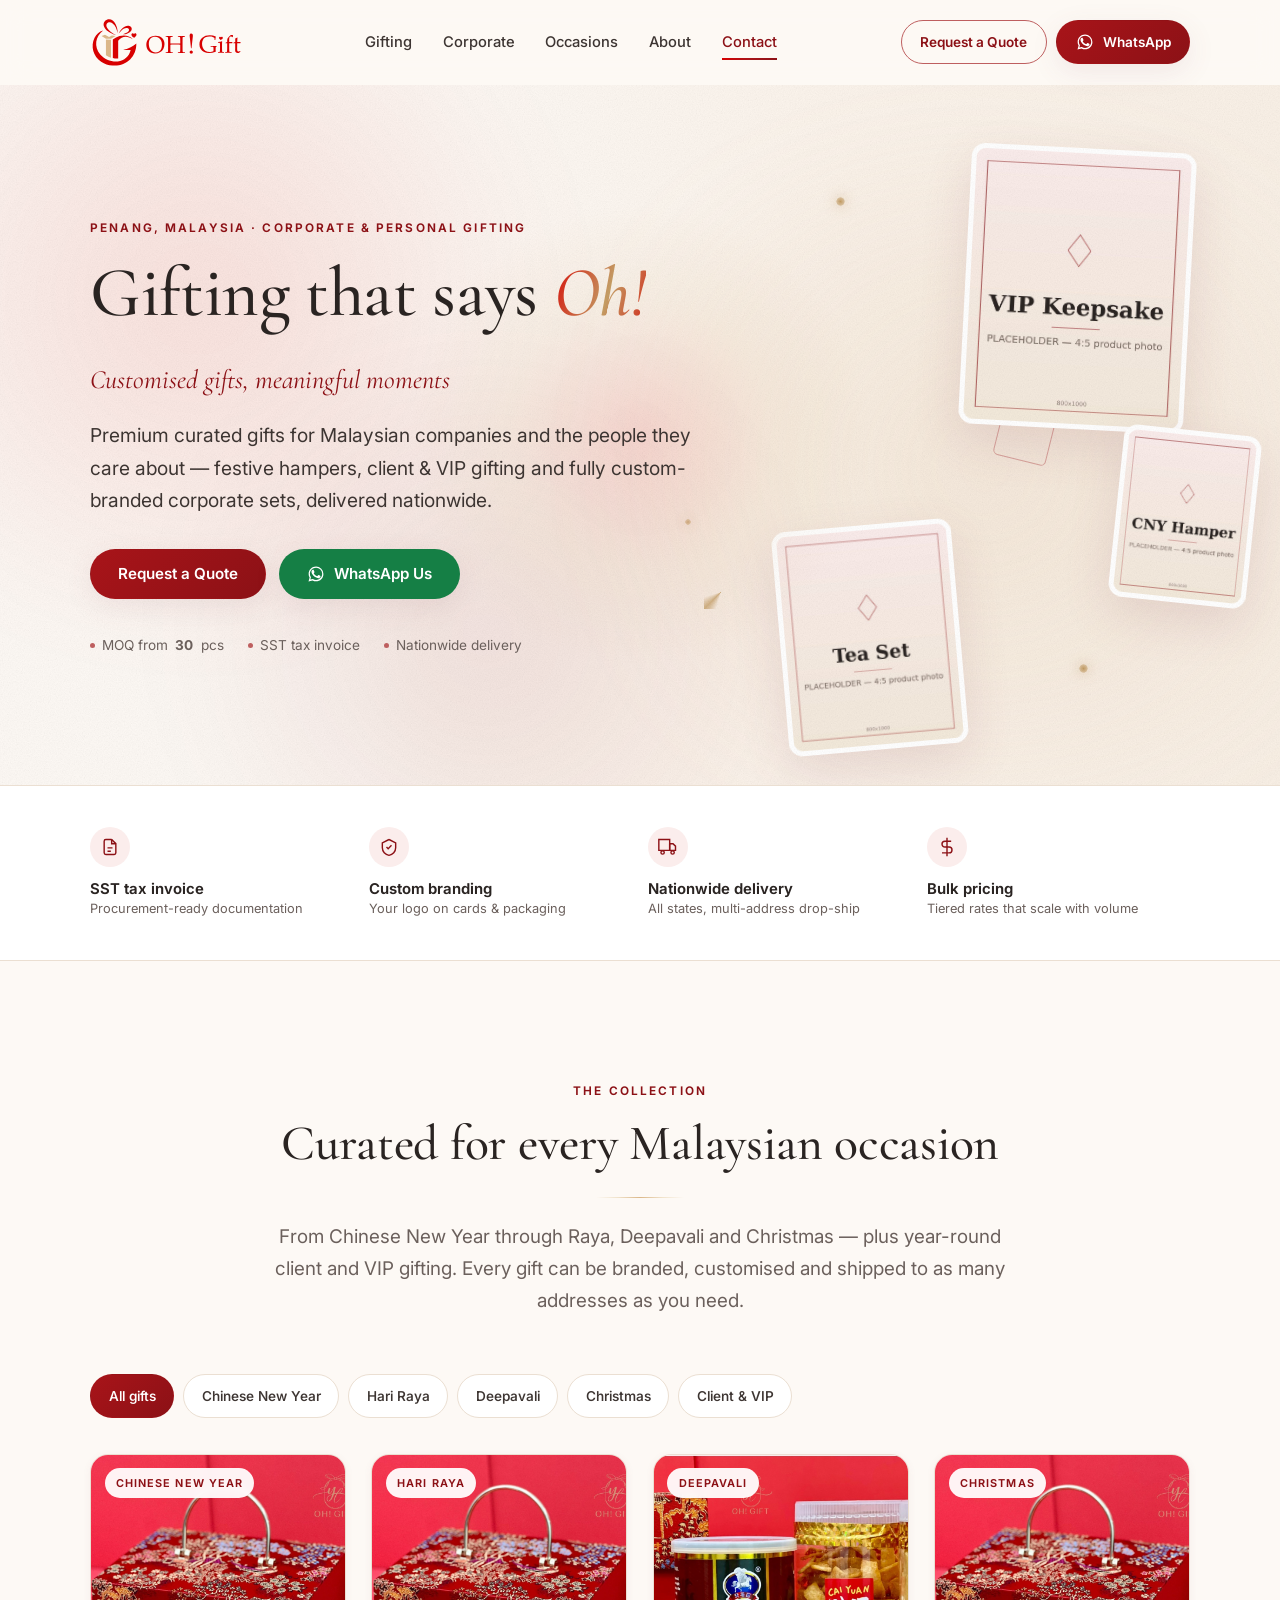
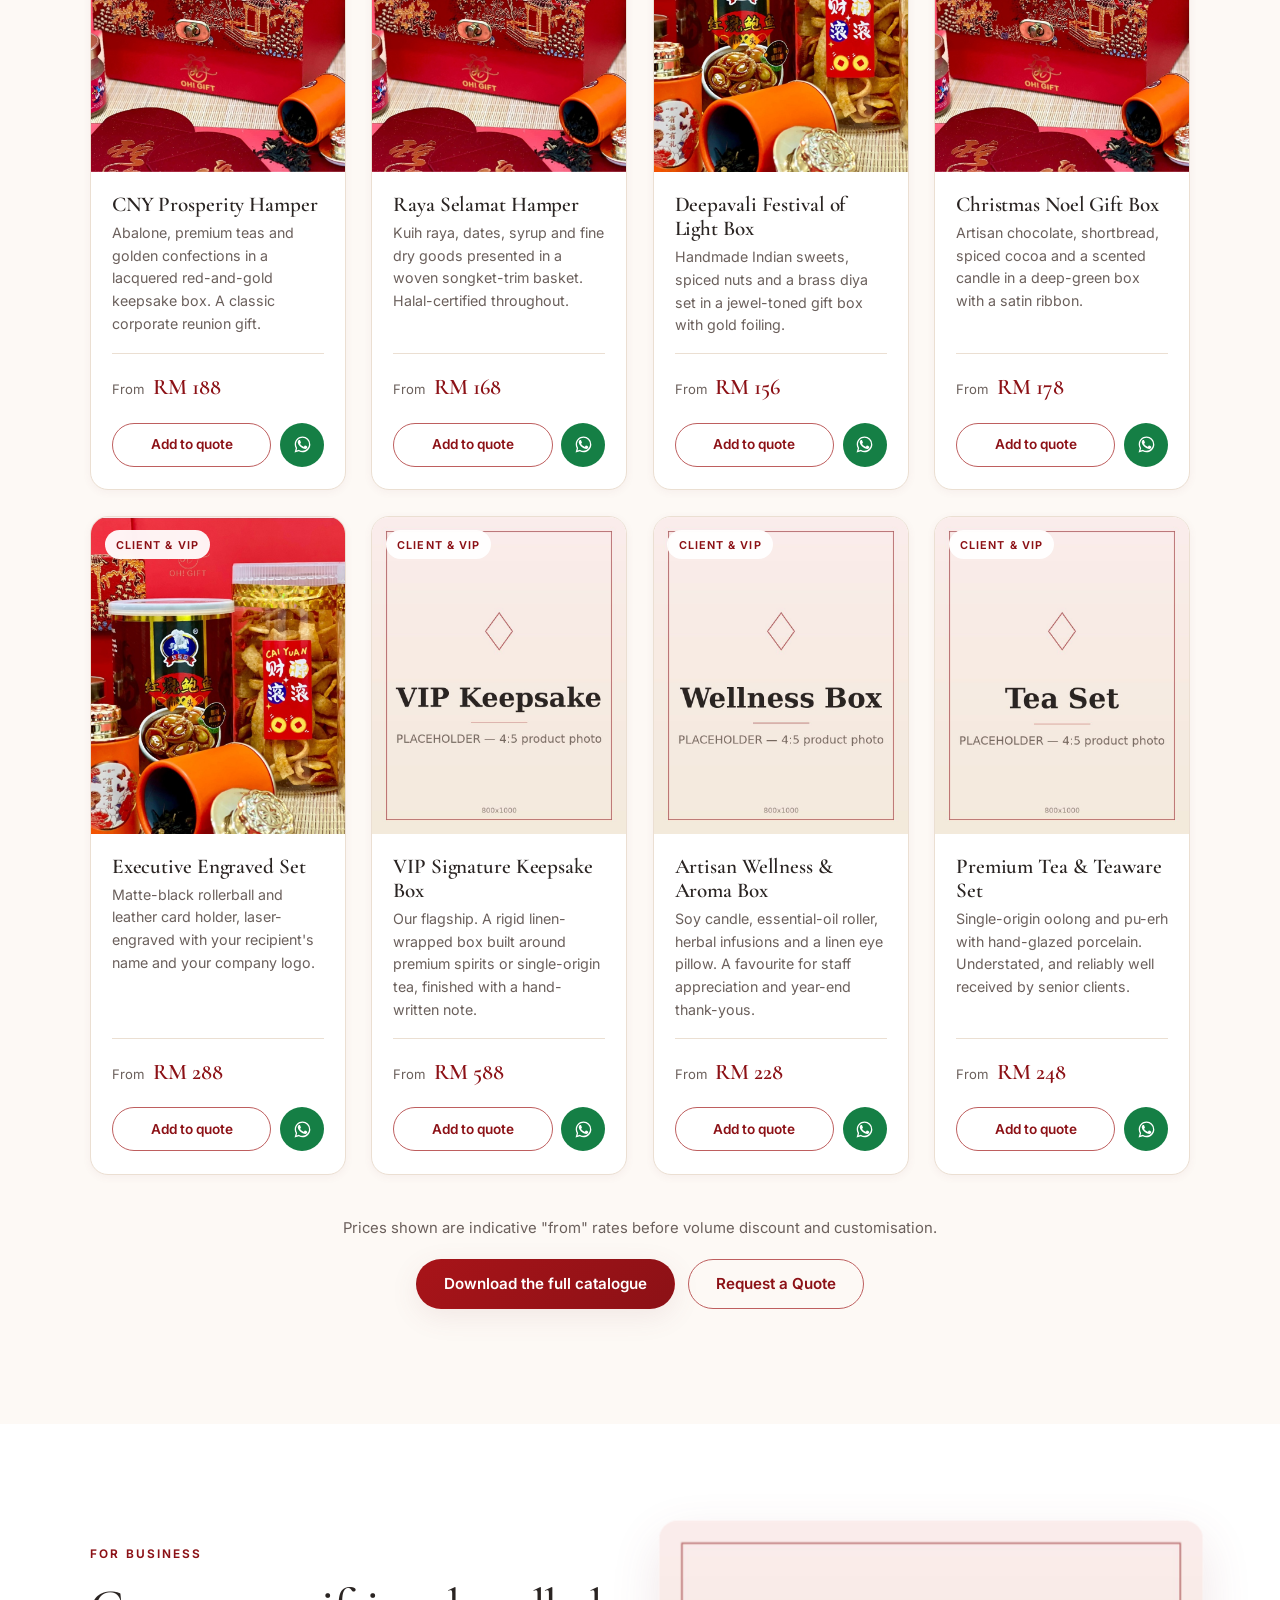
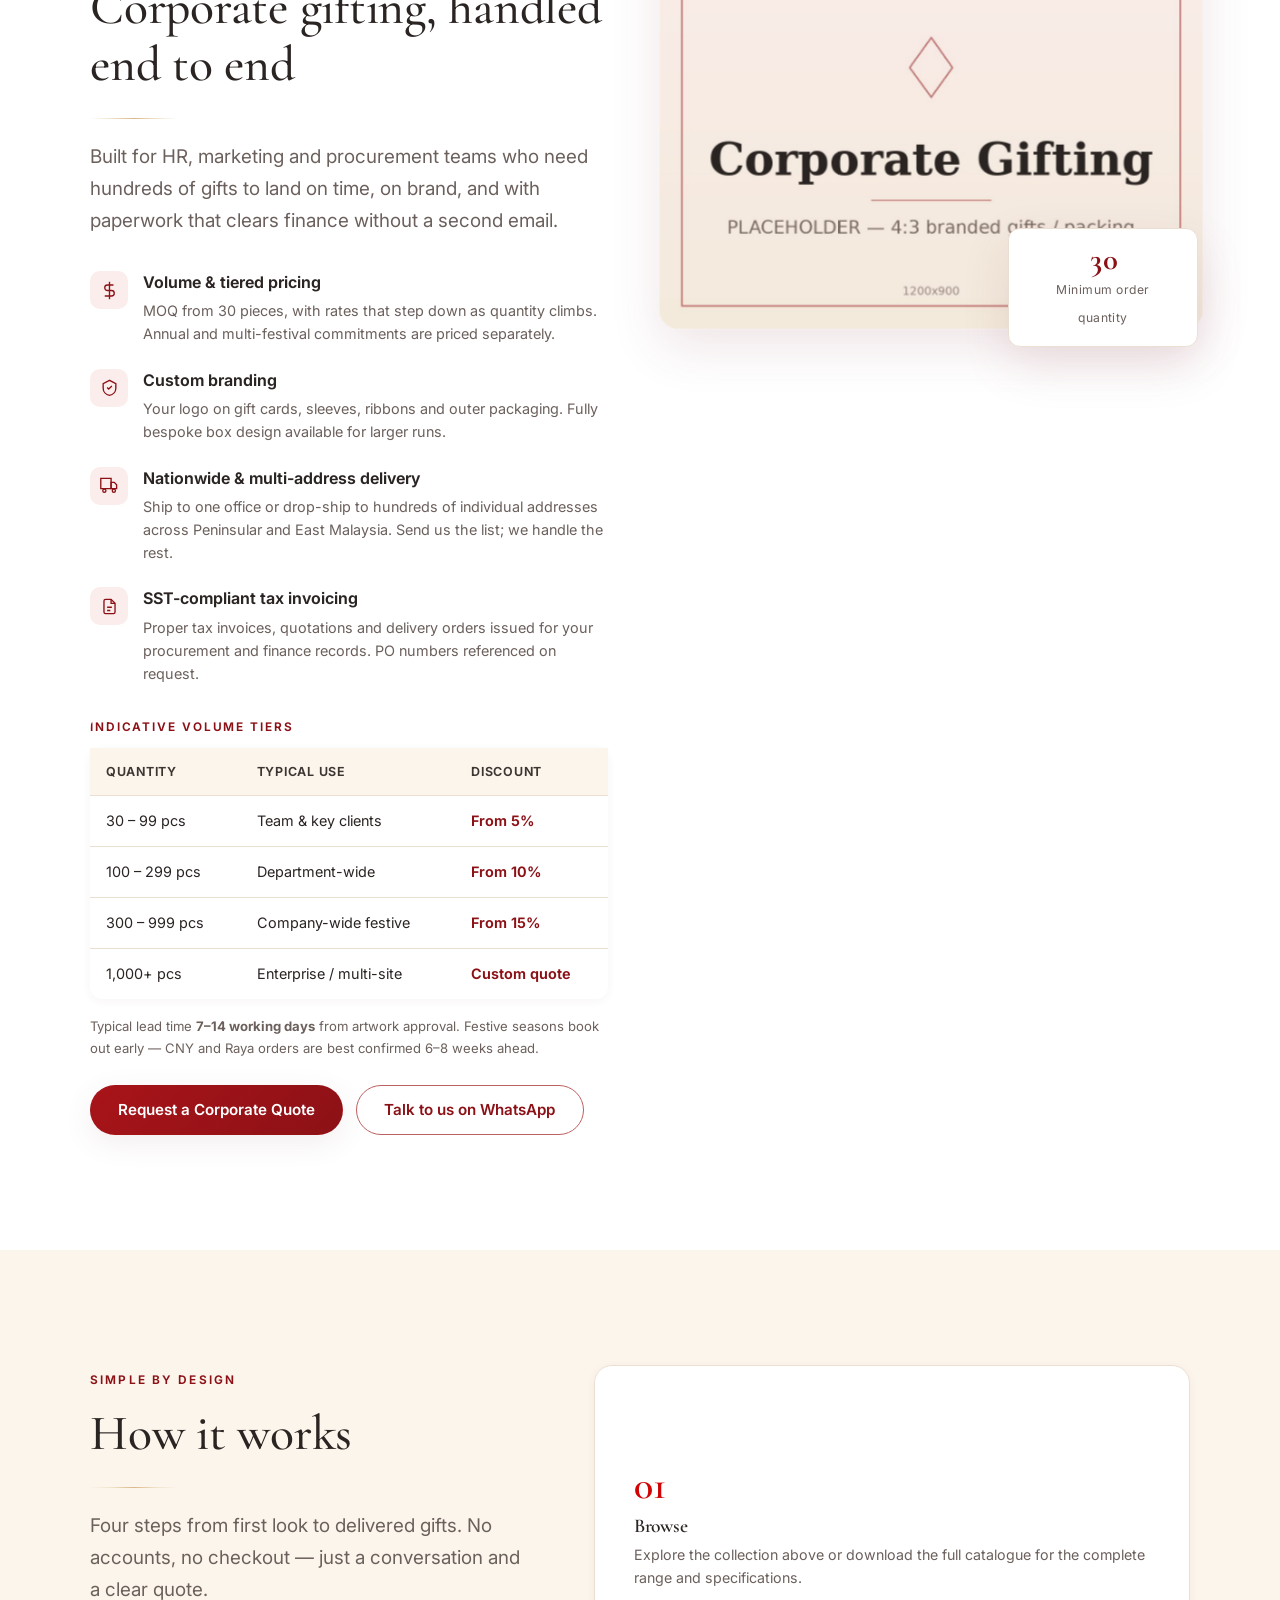
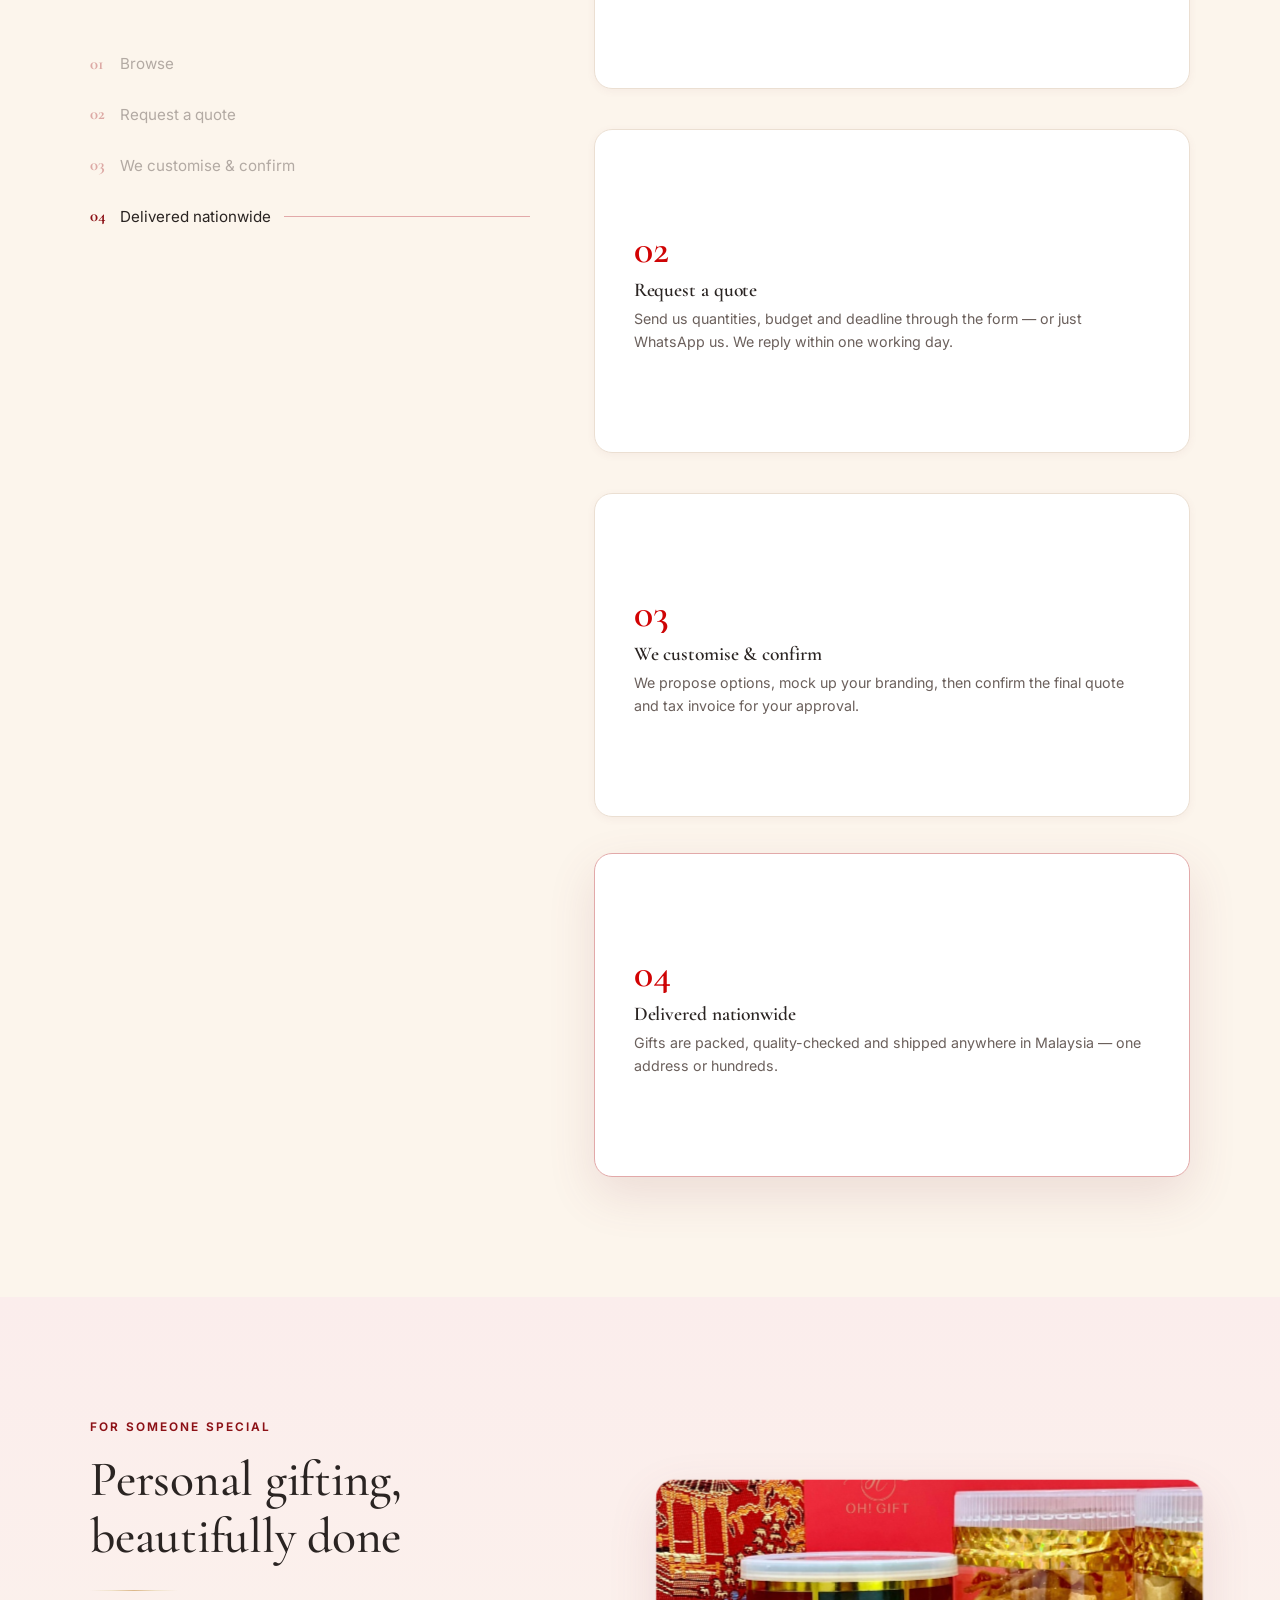
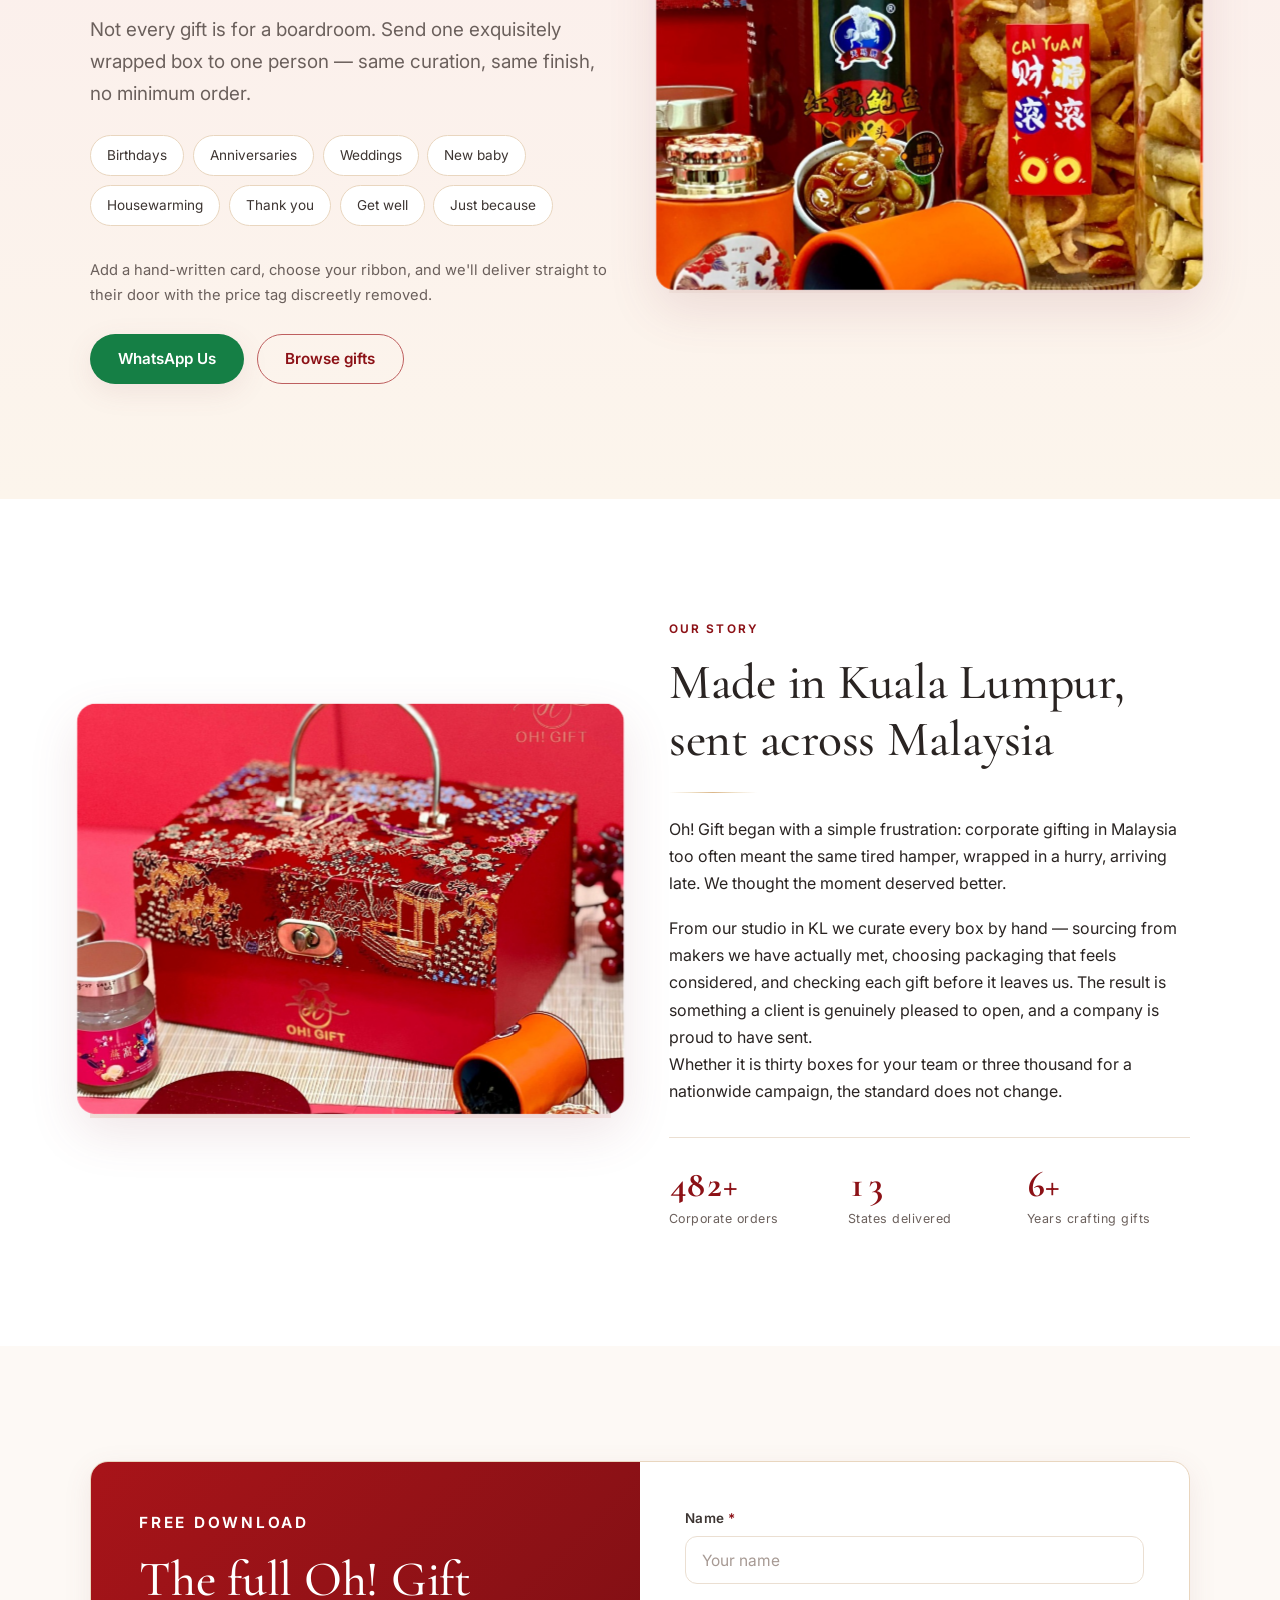
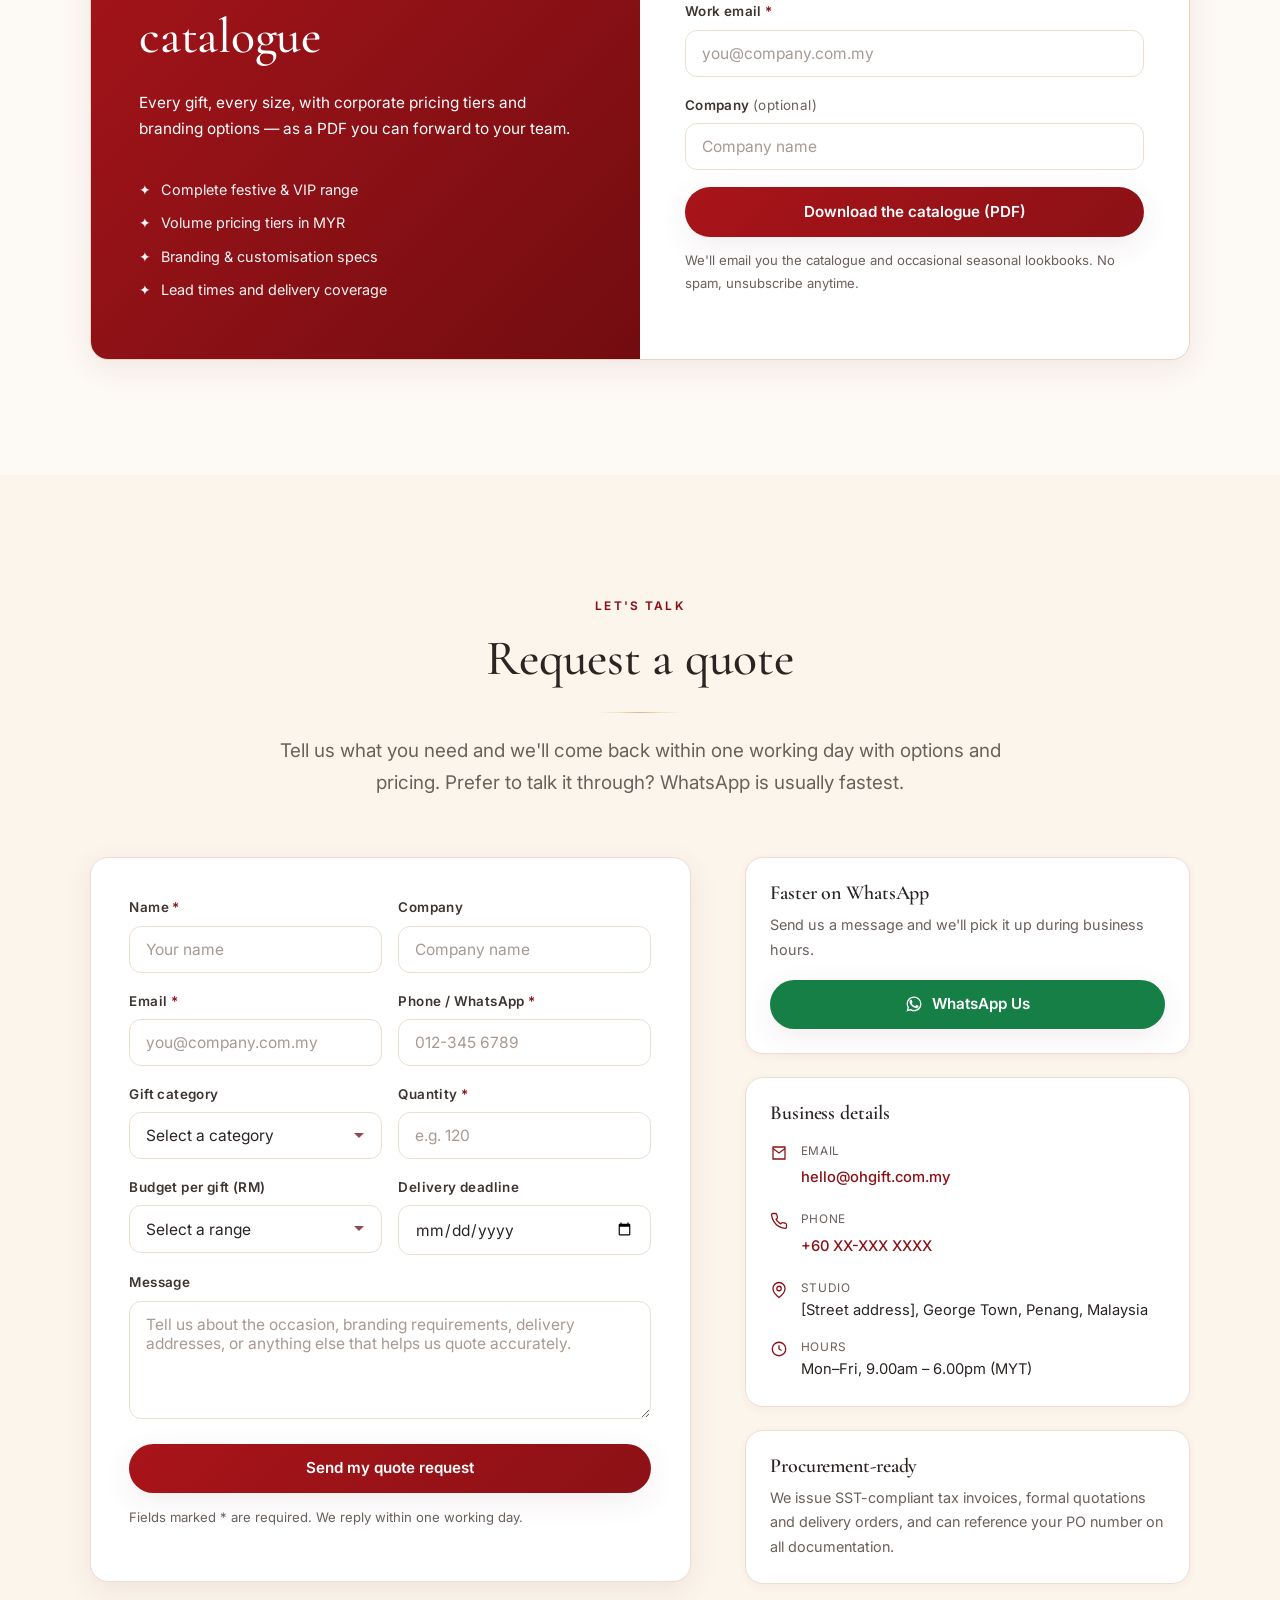
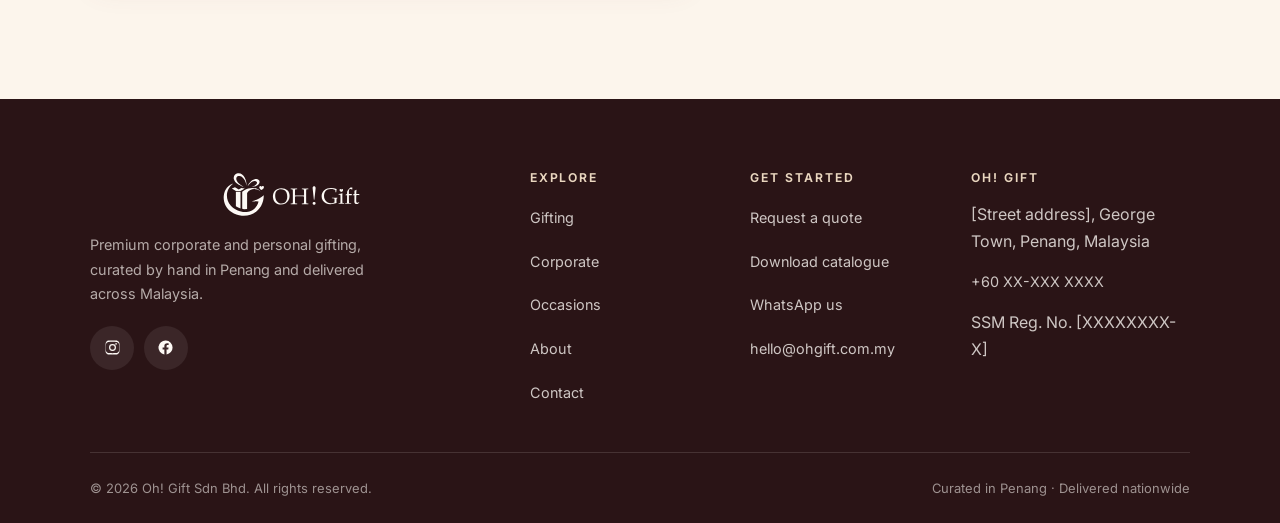
<file: index.html>
<!doctype html>
<html lang="en-MY">
<head>
<meta charset="utf-8">
<meta name="viewport" content="width=device-width, initial-scale=1">

<!-- ===================== SEO — edit these two freely ===================== -->
<title>Oh! Gift — Premium Corporate &amp; Personal Gifting in Malaysia | Penang</title>
<meta name="description" content="Penang-based premium gifting for Malaysian companies and individuals. Curated festive hampers, client &amp; VIP gifts, custom branding, bulk pricing, SST tax invoice and nationwide delivery. Request a quote or WhatsApp us.">
<link rel="canonical" href="https://ohgift.com.my/"><!-- TODO: live domain -->
<meta name="theme-color" content="#8C1116">
<meta name="robots" content="index, follow">

<!-- Open Graph / social -->
<meta property="og:type" content="website">
<meta property="og:site_name" content="Oh! Gift">
<meta property="og:locale" content="en_MY">
<meta property="og:title" content="Oh! Gift — Premium Corporate &amp; Personal Gifting in Malaysia">
<meta property="og:description" content="Curated festive hampers, client &amp; VIP gifts and custom-branded corporate gifting. Bulk pricing, SST tax invoice, nationwide Malaysia delivery.">
<meta property="og:url" content="https://ohgift.com.my/"><!-- TODO: live domain -->
<meta property="og:image" content="https://ohgift.com.my/assets/og-image.jpg"><!-- TODO: live domain -->
<meta property="og:image:width" content="1200">
<meta property="og:image:height" content="630">
<meta property="og:image:alt" content="Oh! Gift — premium Malaysian corporate and personal gifting">
<meta name="twitter:card" content="summary_large_image">
<meta name="twitter:title" content="Oh! Gift — Premium Corporate &amp; Personal Gifting in Malaysia">
<meta name="twitter:description" content="Curated festive hampers, client &amp; VIP gifts and custom-branded corporate gifting. Nationwide Malaysia delivery.">
<meta name="twitter:image" content="https://ohgift.com.my/assets/og-image.jpg"><!-- TODO: live domain -->

<link rel="icon" href="assets/favicon.svg" type="image/svg+xml">
<link rel="apple-touch-icon" href="assets/favicon.svg">

<!-- Fonts: elegant serif headings + clean sans body -->
<link rel="preconnect" href="https://fonts.googleapis.com">
<link rel="preconnect" href="https://fonts.gstatic.com" crossorigin>
<link rel="stylesheet" href="https://fonts.googleapis.com/css2?family=Cormorant+Garamond:ital,wght@0,400;0,500;0,600;1,400;1,500&family=Inter:wght@400;500;600;650&display=swap">

<link rel="preload" as="image" href="assets/hero.jpg" fetchpriority="high">
<link rel="stylesheet" href="css/styles.css">
<link rel="stylesheet" href="css/motion.css">

<!-- LocalBusiness / Organization JSON-LD is generated from js/site.config.js
     by js/main.js so the business details live in exactly one place. -->
</head>

<body>
<!-- Self-dismissing: the CSS animation removes it on a timer even if JS
     never runs, so a script failure can't trap anyone behind it. -->
<div class="preloader" id="preloader" aria-hidden="true">
  <div class="preloader__logo">
    <img src="assets/logo.svg" alt="" width="834" height="277">
    <span class="preloader__sheen"></span>
  </div>
</div>
<div class="scroll-progress" id="scroll-progress" aria-hidden="true"></div>

<a class="skip-link" href="#main">Skip to content</a>

<!-- ============================== HEADER =============================== -->
<header class="header" id="header">
  <div class="wrap header__inner">
    <a class="header__logo" href="#top" aria-label="Oh! Gift — home">
      <img src="assets/logo.svg" alt="Oh! Gift" width="834" height="277">
    </a>

    <nav class="nav" aria-label="Primary">
      <ul>
        <li><a href="#gifting">Gifting</a></li>
        <li><a href="#corporate">Corporate</a></li>
        <li><a href="#occasions">Occasions</a></li>
        <li><a href="#about">About</a></li>
        <li><a href="#contact">Contact</a></li>
      </ul>
    </nav>

    <div class="header__cta">
      <a class="btn btn--ghost btn--sm btn--quote" href="#contact">Request a Quote</a>
      <a class="btn btn--primary btn--sm btn--wa-brand" data-wa href="#" aria-label="Chat with Oh! Gift on WhatsApp">
        <svg viewBox="0 0 24 24" aria-hidden="true"><path d="M17.47 14.38c-.3-.15-1.76-.87-2.03-.97-.27-.1-.47-.15-.67.15-.2.3-.77.96-.94 1.16-.17.2-.35.22-.65.07-.3-.15-1.26-.46-2.4-1.48-.89-.79-1.49-1.76-1.66-2.06-.17-.3-.02-.46.13-.61.14-.13.3-.35.45-.52.15-.17.2-.3.3-.5.1-.2.05-.37-.02-.52-.08-.15-.67-1.61-.92-2.21-.24-.58-.49-.5-.67-.51h-.57c-.2 0-.52.07-.79.37-.27.3-1.04 1.02-1.04 2.48 0 1.46 1.06 2.88 1.21 3.08.15.2 2.09 3.2 5.07 4.49.71.3 1.26.49 1.69.63.71.22 1.36.19 1.87.12.57-.09 1.76-.72 2-1.41.25-.7.25-1.29.18-1.42-.07-.13-.27-.2-.57-.35Z"/><path d="M12.04 2C6.6 2 2.18 6.42 2.18 11.86c0 1.74.46 3.44 1.32 4.94L2 22l5.36-1.4a9.8 9.8 0 0 0 4.68 1.19h.01c5.43 0 9.85-4.42 9.85-9.86A9.8 9.8 0 0 0 19 4.86 9.78 9.78 0 0 0 12.04 2Zm0 17.94h-.01a8.2 8.2 0 0 1-4.17-1.14l-.3-.18-3.1.81.83-3.02-.2-.31a8.14 8.14 0 0 1-1.25-4.34c0-4.52 3.68-8.2 8.2-8.2a8.15 8.15 0 0 1 8.19 8.2c0 4.52-3.68 8.18-8.19 8.18Z"/></svg>
        <span>WhatsApp</span>
      </a>
      <button class="nav-toggle" type="button" aria-expanded="false" aria-controls="mobile-nav" aria-label="Open menu">
        <span></span><span></span><span></span>
      </button>
    </div>
  </div>
</header>

<div class="mobile-nav" id="mobile-nav">
  <ul>
    <li><a href="#gifting">Gifting</a></li>
    <li><a href="#corporate">Corporate</a></li>
    <li><a href="#occasions">Occasions</a></li>
    <li><a href="#about">About</a></li>
    <li><a href="#contact">Contact</a></li>
  </ul>
  <a class="btn btn--primary" href="#contact">Request a Quote</a>
  <a class="btn btn--wa" data-wa href="#">WhatsApp Us</a>
  <a class="btn btn--ghost" href="#catalogue">Download Catalogue</a>
</div>

<main id="main">
<span id="top"></span>

<!-- =============================== HERO ================================ -->
<section class="hero" aria-labelledby="hero-title">
  <div class="hero__media" aria-hidden="true">
    <img src="assets/hero.jpg" alt="" width="1920" height="1080" fetchpriority="high" data-parallax="0.16">
  </div>
  <!-- drifting warm blooms, grain, floating gift shapes, cursor glow -->
  <div class="hero__mesh" aria-hidden="true"><span></span><span></span><span></span></div>
  <div class="hero__floaters" aria-hidden="true"></div>
  <!-- depth collage: framed gift photos & gold sparks floating on separate
       cursor-parallax depths (desktop only). Decorative — aria-hidden. -->
  <div class="hero__collage" aria-hidden="true">
    <span class="hero__photo hero__photo--1"><img src="assets/gifts/vip-signature-box.jpg" alt="" width="800" height="1000" loading="lazy" decoding="async"></span>
    <span class="hero__photo hero__photo--2"><img src="assets/gifts/artisan-tea-set.jpg" alt="" width="800" height="1000" loading="lazy" decoding="async"></span>
    <span class="hero__photo hero__photo--3"><img src="assets/gifts/cny-prosperity-hamper.jpg" alt="" width="800" height="1000" loading="lazy" decoding="async"></span>
    <i class="hero__spark" style="right:34%;top:16%"></i>
    <i class="hero__spark hero__spark--sm" style="right:46%;top:62%"></i>
    <i class="hero__spark" style="right:15%;bottom:16%"></i>
  </div>
  <div class="hero__grain" aria-hidden="true"></div>
  <div class="hero__spotlight" aria-hidden="true"></div>
  <div class="wrap">
    <div class="hero__inner">
      <p class="eyebrow reveal">Penang, Malaysia · Corporate &amp; Personal Gifting</p>
      <h1 class="reveal d1" id="hero-title">Gifting that says <span class="oh">Oh!</span></h1>
      <p class="hero__tagline reveal d1" data-tagline>Customised gifts, meaningful moments</p>
      <p class="hero__lede reveal d2">
        Premium curated gifts for Malaysian companies and the people they care about —
        festive hampers, client &amp; VIP gifting and fully custom-branded corporate sets,
        delivered nationwide.
      </p>
      <div class="btn-row reveal d3">
        <a class="btn btn--primary" href="#contact">Request a Quote</a>
        <a class="btn btn--wa" data-wa href="#">
          <svg viewBox="0 0 24 24" aria-hidden="true"><path d="M17.47 14.38c-.3-.15-1.76-.87-2.03-.97-.27-.1-.47-.15-.67.15-.2.3-.77.96-.94 1.16-.17.2-.35.22-.65.07-.3-.15-1.26-.46-2.4-1.48-.89-.79-1.49-1.76-1.66-2.06-.17-.3-.02-.46.13-.61.14-.13.3-.35.45-.52.15-.17.2-.3.3-.5.1-.2.05-.37-.02-.52-.08-.15-.67-1.61-.92-2.21-.24-.58-.49-.5-.67-.51h-.57c-.2 0-.52.07-.79.37-.27.3-1.04 1.02-1.04 2.48 0 1.46 1.06 2.88 1.21 3.08.15.2 2.09 3.2 5.07 4.49.71.3 1.26.49 1.69.63.71.22 1.36.19 1.87.12.57-.09 1.76-.72 2-1.41.25-.7.25-1.29.18-1.42-.07-.13-.27-.2-.57-.35Z"/><path d="M12.04 2C6.6 2 2.18 6.42 2.18 11.86c0 1.74.46 3.44 1.32 4.94L2 22l5.36-1.4a9.8 9.8 0 0 0 4.68 1.19h.01c5.43 0 9.85-4.42 9.85-9.86A9.8 9.8 0 0 0 19 4.86 9.78 9.78 0 0 0 12.04 2Zm0 17.94h-.01a8.2 8.2 0 0 1-4.17-1.14l-.3-.18-3.1.81.83-3.02-.2-.31a8.14 8.14 0 0 1-1.25-4.34c0-4.52 3.68-8.2 8.2-8.2a8.15 8.15 0 0 1 8.19 8.2c0 4.52-3.68 8.18-8.19 8.18Z"/></svg>
          WhatsApp Us
        </a>
      </div>
      <p class="hero__meta reveal d4">
        <span>MOQ from <strong data-moq>30</strong> pcs</span>
        <span>SST tax invoice</span>
        <span>Nationwide delivery</span>
      </p>
    </div>
  </div>
</section>

<!-- ============================ TRUST STRIP ============================ -->
<section class="trust" aria-label="Why buy from Oh! Gift">
  <div class="wrap">
    <ul class="trust__grid" style="list-style:none;margin:0;padding:0">
      <li class="trust__item reveal">
        <span class="trust__icon"><svg viewBox="0 0 24 24" aria-hidden="true"><path d="M14 3H7a2 2 0 0 0-2 2v14a2 2 0 0 0 2 2h10a2 2 0 0 0 2-2V8Z"/><path d="M14 3v5h5M9 13h6M9 17h4"/></svg></span>
        <span class="trust__text"><strong>SST tax invoice</strong><span>Procurement-ready documentation</span></span>
      </li>
      <li class="trust__item reveal d1">
        <span class="trust__icon"><svg viewBox="0 0 24 24" aria-hidden="true"><path d="M12 3 4 7v6c0 4.4 3.4 8.2 8 9 4.6-.8 8-4.6 8-9V7Z"/><path d="m9 12 2 2 4-4"/></svg></span>
        <span class="trust__text"><strong>Custom branding</strong><span>Your logo on cards &amp; packaging</span></span>
      </li>
      <li class="trust__item reveal d2">
        <span class="trust__icon"><svg viewBox="0 0 24 24" aria-hidden="true"><path d="M1 3h13v13H1z"/><path d="M14 8h4l3 3v5h-7z"/><circle cx="5.5" cy="18.5" r="2"/><circle cx="17.5" cy="18.5" r="2"/></svg></span>
        <span class="trust__text"><strong>Nationwide delivery</strong><span>All states, multi-address drop-ship</span></span>
      </li>
      <li class="trust__item reveal d3">
        <span class="trust__icon"><svg viewBox="0 0 24 24" aria-hidden="true"><path d="M12 1v22"/><path d="M17 5H9.5a3.5 3.5 0 0 0 0 7h5a3.5 3.5 0 0 1 0 7H6"/></svg></span>
        <span class="trust__text"><strong>Bulk pricing</strong><span>Tiered rates that scale with volume</span></span>
      </li>
    </ul>
  </div>
</section>

<!-- ====================== CATALOGUE / OCCASIONS ======================== -->
<section class="section section--cream" id="gifting" aria-labelledby="gifting-title">
  <div class="wrap">
    <div class="section-head section-head--center reveal">
      <p class="eyebrow">The Collection</p>
      <h2 id="gifting-title">Curated for every Malaysian occasion</h2>
      <hr class="divider divider--short">
      <p class="lede">
        From Chinese New Year through Raya, Deepavali and Christmas — plus year-round
        client and VIP gifting. Every gift can be branded, customised and shipped
        to as many addresses as you need.
      </p>
    </div>

    <!-- Filters: data-filter must match the data-cat values on the cards -->
    <div class="filters reveal" role="group" aria-label="Filter gifts by occasion">
      <button class="filter" type="button" data-filter="all"       aria-pressed="true">All gifts</button>
      <button class="filter" type="button" data-filter="cny"       aria-pressed="false">Chinese New Year</button>
      <button class="filter" type="button" data-filter="raya"      aria-pressed="false">Hari Raya</button>
      <button class="filter" type="button" data-filter="deepavali" aria-pressed="false">Deepavali</button>
      <button class="filter" type="button" data-filter="christmas" aria-pressed="false">Christmas</button>
      <button class="filter" type="button" data-filter="vip"       aria-pressed="false">Client &amp; VIP</button>
    </div>

    <!-- ===== GIFT CARDS =====================================================
         The grid below is rendered by js/main.js from assets/data/gifts.json.
         Edit gifts — name, price, photo, description — at /admin/ (the CMS)
         or directly in assets/data/gifts.json. No HTML changes needed.
    -->
    <div class="gift-grid" id="gift-grid">
      <noscript>
        <p style="max-width:60ch;margin:0 auto">
          Enable JavaScript to browse our gift catalogue — or WhatsApp us and
          we'll send the full list straight to your chat.
        </p>
      </noscript>
    </div>


    <p class="visually-hidden" id="filter-status" role="status" aria-live="polite"></p>

    <div class="catalogue-foot reveal">
      <p>Prices shown are indicative "from" rates before volume discount and customisation. <!-- TODO: confirm real pricing --></p>
      <div class="btn-row" style="justify-content:center">
        <a class="btn btn--primary" href="#catalogue">Download the full catalogue</a>
        <a class="btn btn--ghost" href="#contact">Request a Quote</a>
      </div>
    </div>
  </div>
</section>

<!-- ========================= CORPORATE GIFTING ========================= -->
<section class="section section--white" id="corporate" aria-labelledby="corp-title">
  <div class="wrap">
    <div class="corp">
      <div class="corp__media reveal">
        <img src="assets/corporate.jpg" data-parallax="0.10" alt="Custom-branded corporate gift boxes being prepared for a Malaysian company order" width="1200" height="900" loading="lazy" decoding="async">
        <div class="corp__badge">
          <strong data-moq>30</strong>
          <span>Minimum order quantity</span>
        </div>
      </div>

      <div class="corp__copy reveal d1">
        <p class="eyebrow">For Business</p>
        <h2 id="corp-title">Corporate gifting, handled end to end</h2>
        <hr class="divider divider--short">
        <p class="lede" style="margin-bottom:2rem">
          Built for HR, marketing and procurement teams who need hundreds of gifts to land
          on time, on brand, and with paperwork that clears finance without a second email.
        </p>

        <ul class="feature-list">
          <li>
            <span class="fi"><svg viewBox="0 0 24 24" aria-hidden="true"><path d="M12 1v22"/><path d="M17 5H9.5a3.5 3.5 0 0 0 0 7h5a3.5 3.5 0 0 1 0 7H6"/></svg></span>
            <div>
              <strong>Volume &amp; tiered pricing</strong>
              <p>MOQ from <span data-moq>30</span> pieces, with rates that step down as quantity climbs. Annual and multi-festival commitments are priced separately.</p>
            </div>
          </li>
          <li>
            <span class="fi"><svg viewBox="0 0 24 24" aria-hidden="true"><path d="M12 3 4 7v6c0 4.4 3.4 8.2 8 9 4.6-.8 8-4.6 8-9V7Z"/><path d="m9 12 2 2 4-4"/></svg></span>
            <div>
              <strong>Custom branding</strong>
              <p>Your logo on gift cards, sleeves, ribbons and outer packaging. Fully bespoke box design available for larger runs.</p>
            </div>
          </li>
          <li>
            <span class="fi"><svg viewBox="0 0 24 24" aria-hidden="true"><path d="M1 3h13v13H1z"/><path d="M14 8h4l3 3v5h-7z"/><circle cx="5.5" cy="18.5" r="2"/><circle cx="17.5" cy="18.5" r="2"/></svg></span>
            <div>
              <strong>Nationwide &amp; multi-address delivery</strong>
              <p>Ship to one office or drop-ship to hundreds of individual addresses across Peninsular and East Malaysia. Send us the list; we handle the rest.</p>
            </div>
          </li>
          <li>
            <span class="fi"><svg viewBox="0 0 24 24" aria-hidden="true"><path d="M14 3H7a2 2 0 0 0-2 2v14a2 2 0 0 0 2 2h10a2 2 0 0 0 2-2V8Z"/><path d="M14 3v5h5M9 13h6M9 17h4"/></svg></span>
            <div>
              <strong>SST-compliant tax invoicing</strong>
              <p>Proper tax invoices, quotations and delivery orders issued for your procurement and finance records. PO numbers referenced on request.</p>
            </div>
          </li>
        </ul>

        <table class="tier-table">
          <caption>Indicative volume tiers <!-- TODO: replace with your real tiers --></caption>
          <thead>
            <tr><th scope="col">Quantity</th><th scope="col">Typical use</th><th scope="col">Discount</th></tr>
          </thead>
          <tbody>
            <tr><td>30 – 99 pcs</td><td>Team &amp; key clients</td><td>From 5%</td></tr>
            <tr><td>100 – 299 pcs</td><td>Department-wide</td><td>From 10%</td></tr>
            <tr><td>300 – 999 pcs</td><td>Company-wide festive</td><td>From 15%</td></tr>
            <tr><td>1,000+ pcs</td><td>Enterprise / multi-site</td><td>Custom quote</td></tr>
          </tbody>
        </table>
        <p class="form-note" style="margin-bottom:1.6rem">
          Typical lead time <strong data-leadtime>7–14 working days</strong> from artwork approval.
          Festive seasons book out early — CNY and Raya orders are best confirmed 6–8 weeks ahead.
        </p>

        <div class="btn-row">
          <a class="btn btn--primary" href="#contact">Request a Corporate Quote</a>
          <a class="btn btn--ghost" data-wa href="#">Talk to us on WhatsApp</a>
        </div>
      </div>
    </div>
  </div>
</section>

<!-- ============================ HOW IT WORKS =========================== -->
<section class="section section--warm" id="how" aria-labelledby="how-title">
  <div class="wrap">
    <div class="how">
      <div class="how__aside reveal">
        <p class="eyebrow">Simple by design</p>
        <h2 id="how-title">How it works</h2>
        <hr class="divider divider--short">
        <p class="lede">Four steps from first look to delivered gifts. No accounts, no checkout — just a conversation and a clear quote.</p>
        <!-- progress rail: highlights the step you're currently reading -->
        <ol class="how__rail" aria-hidden="true">
          <li><b>01</b> Browse</li>
          <li><b>02</b> Request a quote</li>
          <li><b>03</b> We customise &amp; confirm</li>
          <li><b>04</b> Delivered nationwide</li>
        </ol>
      </div>

      <div class="how__steps">
      <article class="step reveal">
        <h3>Browse</h3>
        <p>Explore the collection above or download the full catalogue for the complete range and specifications.</p>
      </article>
      <article class="step reveal d1">
        <h3>Request a quote</h3>
        <p>Send us quantities, budget and deadline through the form — or just WhatsApp us. We reply within one working day.</p>
      </article>
      <article class="step reveal d2">
        <h3>We customise &amp; confirm</h3>
        <p>We propose options, mock up your branding, then confirm the final quote and tax invoice for your approval.</p>
      </article>
      <article class="step reveal d3">
        <h3>Delivered nationwide</h3>
        <p>Gifts are packed, quality-checked and shipped anywhere in Malaysia — one address or hundreds.</p>
      </article>
      </div>
    </div>
  </div>
</section>

<!-- ========================== PERSONAL GIFTING ========================== -->
<section class="section section--tint" id="occasions" aria-labelledby="personal-title">
  <div class="wrap">
    <div class="personal">
      <div class="personal__media reveal">
        <img src="assets/personal.jpg" data-parallax="0.10" alt="Personal gift box wrapped in blush paper with a red satin ribbon" width="1200" height="900" loading="lazy" decoding="async">
      </div>
      <div class="reveal d1">
        <p class="eyebrow">For someone special</p>
        <h2 id="personal-title">Personal gifting, beautifully done</h2>
        <hr class="divider divider--short">
        <p class="lede">
          Not every gift is for a boardroom. Send one exquisitely wrapped box to one
          person — same curation, same finish, no minimum order.
        </p>
        <ul class="occasions">
          <li class="reveal">Birthdays</li>
          <li class="reveal d1">Anniversaries</li>
          <li class="reveal d2">Weddings</li>
          <li class="reveal d3">New baby</li>
          <li class="reveal d4">Housewarming</li>
          <li class="reveal d3">Thank you</li>
          <li class="reveal d2">Get well</li>
          <li class="reveal d1">Just because</li>
        </ul>
        <p style="font-size:.92rem;color:var(--muted)">
          Add a hand-written card, choose your ribbon, and we'll deliver straight to
          their door with the price tag discreetly removed.
        </p>
        <div class="btn-row" style="margin-top:1.6rem">
          <a class="btn btn--wa" data-wa href="#">WhatsApp Us</a>
          <a class="btn btn--ghost" href="#gifting">Browse gifts</a>
        </div>
      </div>
    </div>
  </div>
</section>

<!-- ================================ ABOUT ============================== -->
<section class="section section--white" id="about" aria-labelledby="about-title">
  <div class="wrap">
    <div class="about">
      <div class="about__media reveal">
        <img src="assets/about.jpg" data-parallax="0.10" alt="The Oh! Gift studio in Penang, where each gift is curated and packed by hand" width="1200" height="900" loading="lazy" decoding="async">
      </div>
      <div class="reveal d1">
        <p class="eyebrow">Our story</p>
        <h2 id="about-title">Made in Penang, sent across Malaysia</h2>
        <hr class="divider divider--short">
        <!-- The paragraphs inside .about__body are edited at /admin/
             ("Homepage sections → About"). Blank line = new paragraph. -->
        <div class="about__body">
          <p>
            Oh! Gift began with a simple frustration: corporate gifting in Malaysia too often
            meant the same tired hamper, wrapped in a hurry, arriving late. We thought the
            moment deserved better.
          </p>
          <p>
            From our studio in Penang we curate every box by hand — sourcing from makers we
            have actually met, choosing packaging that feels considered, and checking each
            gift before it leaves us. The result is something a client is genuinely pleased
            to open, and a company is proud to have sent.
          </p>
        </div>
        <p>
          <!-- TODO: add a line or two of your own founding story here. -->
          Whether it is thirty boxes for your team or three thousand for a nationwide
          campaign, the standard does not change.
        </p>

        <!-- data-count drives the count-up; the text inside is the fallback
             shown when motion is reduced or JS is off. Keep them in sync. -->
        <div class="stats">
          <div><strong data-count="500" data-suffix="+">500+</strong><span>Corporate orders</span></div><!-- TODO -->
          <div><strong data-count="13">13</strong><span>States delivered</span></div>
          <div><strong data-count="6" data-suffix="+">6+</strong><span>Years crafting gifts</span></div><!-- TODO -->
        </div>
      </div>
    </div>
  </div>
</section>

<!-- ======================= CATALOGUE DOWNLOAD (LEAD) =================== -->
<section class="section section--cream" id="catalogue" aria-labelledby="cat-title">
  <div class="wrap">
    <div class="download reveal">
      <div class="download__aside">
        <p class="eyebrow">Free download</p>
        <h2 id="cat-title">The full Oh! Gift catalogue</h2>
        <p>Every gift, every size, with corporate pricing tiers and branding options — as a PDF you can forward to your team.</p>
        <ul>
          <li>Complete festive &amp; VIP range</li>
          <li>Volume pricing tiers in MYR</li>
          <li>Branding &amp; customisation specs</li>
          <li>Lead times and delivery coverage</li>
        </ul>
      </div>

      <div class="download__form">
        <!-- Lead-capture form. On success it triggers the PDF download.
             TODO: set LEAD_FORM_ENDPOINT in js/site.config.js -->
        <form id="lead-form" novalidate>
          <div class="field">
            <label for="lead-name">Name <span class="req" aria-hidden="true">*</span></label>
            <input type="text" id="lead-name" name="name" autocomplete="name" required placeholder="Your name">
          </div>
          <div class="field">
            <label for="lead-email">Work email <span class="req" aria-hidden="true">*</span></label>
            <input type="email" id="lead-email" name="email" autocomplete="email" required placeholder="you@company.com.my">
          </div>
          <div class="field">
            <label for="lead-company">Company <span style="color:var(--muted);font-weight:400">(optional)</span></label>
            <input type="text" id="lead-company" name="company" autocomplete="organization" placeholder="Company name">
          </div>
          <!-- honeypot: hidden from people, catches most bots -->
          <div class="visually-hidden" aria-hidden="true">
            <label for="lead-hp">Leave this field empty</label>
            <input type="text" id="lead-hp" name="_gotcha" tabindex="-1" autocomplete="off">
          </div>
          <button class="btn btn--primary btn--block" type="submit">Download the catalogue (PDF)</button>
          <p class="form-note">We'll email you the catalogue and occasional seasonal lookbooks. No spam, unsubscribe anytime.</p>
          <p class="form-status" id="lead-status" role="status" aria-live="polite"></p>
        </form>
      </div>
    </div>
  </div>
</section>

<!-- ============================== CONTACT ============================== -->
<section class="section section--warm" id="contact" aria-labelledby="contact-title">
  <div class="wrap">
    <div class="section-head section-head--center reveal">
      <p class="eyebrow">Let's talk</p>
      <h2 id="contact-title">Request a quote</h2>
      <hr class="divider divider--short">
      <p class="lede">Tell us what you need and we'll come back within one working day with options and pricing. Prefer to talk it through? WhatsApp is usually fastest.</p>
    </div>

    <div class="contact">
      <div class="contact__form reveal">
        <!-- TODO: set QUOTE_FORM_ENDPOINT in js/site.config.js -->
        <form id="quote-form" novalidate>
          <div class="field-row">
            <div class="field">
              <label for="q-name">Name <span class="req" aria-hidden="true">*</span></label>
              <input type="text" id="q-name" name="name" autocomplete="name" required placeholder="Your name">
            </div>
            <div class="field">
              <label for="q-company">Company</label>
              <input type="text" id="q-company" name="company" autocomplete="organization" placeholder="Company name">
            </div>
          </div>
          <div class="field-row">
            <div class="field">
              <label for="q-email">Email <span class="req" aria-hidden="true">*</span></label>
              <input type="email" id="q-email" name="email" autocomplete="email" required placeholder="you@company.com.my">
            </div>
            <div class="field">
              <label for="q-phone">Phone / WhatsApp <span class="req" aria-hidden="true">*</span></label>
              <input type="tel" id="q-phone" name="phone" autocomplete="tel" required placeholder="012-345 6789">
            </div>
          </div>
          <div class="field-row">
            <div class="field">
              <label for="q-category">Gift category</label>
              <select id="q-category" name="category">
                <option value="">Select a category</option>
                <option>Chinese New Year</option>
                <option>Hari Raya</option>
                <option>Deepavali</option>
                <option>Christmas</option>
                <option>Client &amp; VIP gifting</option>
                <option>Staff appreciation</option>
                <option>Personal gift</option>
                <option>Not sure yet — advise me</option>
              </select>
            </div>
            <div class="field">
              <label for="q-qty">Quantity <span class="req" aria-hidden="true">*</span></label>
              <input type="number" id="q-qty" name="quantity" min="1" required placeholder="e.g. 120">
            </div>
          </div>
          <div class="field-row">
            <div class="field">
              <label for="q-budget">Budget per gift (RM)</label>
              <select id="q-budget" name="budget">
                <option value="">Select a range</option>
                <option>Under RM 100</option>
                <option>RM 100 – RM 200</option>
                <option>RM 200 – RM 350</option>
                <option>RM 350 – RM 600</option>
                <option>Above RM 600</option>
              </select>
            </div>
            <div class="field">
              <label for="q-deadline">Delivery deadline</label>
              <input type="date" id="q-deadline" name="deadline">
            </div>
          </div>
          <div class="field">
            <label for="q-message">Message</label>
            <textarea id="q-message" name="message" placeholder="Tell us about the occasion, branding requirements, delivery addresses, or anything else that helps us quote accurately."></textarea>
          </div>
          <div class="visually-hidden" aria-hidden="true">
            <label for="q-hp">Leave this field empty</label>
            <input type="text" id="q-hp" name="_gotcha" tabindex="-1" autocomplete="off">
          </div>
          <button class="btn btn--primary btn--block" type="submit">Send my quote request</button>
          <p class="form-note">Fields marked <span class="req">*</span> are required. We reply within one working day.</p>
          <p class="form-status" id="quote-status" role="status" aria-live="polite"></p>
        </form>
      </div>

      <aside class="contact__side reveal d1">
        <div class="contact-card">
          <h3>Faster on WhatsApp</h3>
          <p style="margin-bottom:1.1rem">Send us a message and we'll pick it up during business hours.</p>
          <a class="btn btn--wa btn--block" data-wa href="#">
            <svg viewBox="0 0 24 24" aria-hidden="true"><path d="M12.04 2C6.6 2 2.18 6.42 2.18 11.86c0 1.74.46 3.44 1.32 4.94L2 22l5.36-1.4a9.8 9.8 0 0 0 4.68 1.19h.01c5.43 0 9.85-4.42 9.85-9.86A9.8 9.8 0 0 0 19 4.86 9.78 9.78 0 0 0 12.04 2Zm0 17.94h-.01a8.2 8.2 0 0 1-4.17-1.14l-.3-.18-3.1.81.83-3.02-.2-.31a8.14 8.14 0 0 1-1.25-4.34c0-4.52 3.68-8.2 8.2-8.2a8.15 8.15 0 0 1 8.19 8.2c0 4.52-3.68 8.18-8.19 8.18Zm5.43-5.56c-.3-.15-1.76-.87-2.03-.97-.27-.1-.47-.15-.67.15-.2.3-.77.96-.94 1.16-.17.2-.35.22-.65.07-.3-.15-1.26-.46-2.4-1.48-.89-.79-1.49-1.76-1.66-2.06-.17-.3-.02-.46.13-.61.14-.13.3-.35.45-.52.15-.17.2-.3.3-.5.1-.2.05-.37-.02-.52-.08-.15-.67-1.61-.92-2.21-.24-.58-.49-.5-.67-.51h-.57c-.2 0-.52.07-.79.37-.27.3-1.04 1.02-1.04 2.48 0 1.46 1.06 2.88 1.21 3.08.15.2 2.09 3.2 5.07 4.49.71.3 1.26.49 1.69.63.71.22 1.36.19 1.87.12.57-.09 1.76-.72 2-1.41.25-.7.25-1.29.18-1.42-.07-.13-.27-.2-.57-.35Z"/></svg>
            WhatsApp Us
          </a>
        </div>

        <div class="contact-card">
          <h3>Business details</h3>
          <ul class="contact-list" style="margin-top:1rem">
            <li>
              <svg viewBox="0 0 24 24" aria-hidden="true"><path d="M4 4h16v16H4z"/><path d="m4 6 8 6 8-6"/></svg>
              <span><span class="lbl">Email</span><a data-email href="#">hello@ohgift.com.my</a></span>
            </li>
            <li>
              <svg viewBox="0 0 24 24" aria-hidden="true"><path d="M22 16.9v3a2 2 0 0 1-2.2 2 19.8 19.8 0 0 1-8.6-3.1 19.5 19.5 0 0 1-6-6A19.8 19.8 0 0 1 2.1 4.2 2 2 0 0 1 4.1 2h3a2 2 0 0 1 2 1.7c.1 1 .4 1.9.7 2.8a2 2 0 0 1-.5 2.1L8.1 9.9a16 16 0 0 0 6 6l1.3-1.3a2 2 0 0 1 2.1-.4c.9.3 1.8.6 2.8.7a2 2 0 0 1 1.7 2Z"/></svg>
              <span><span class="lbl">Phone</span><a data-phone href="#">+60 XX-XXX XXXX</a></span>
            </li>
            <li>
              <svg viewBox="0 0 24 24" aria-hidden="true"><path d="M20 10c0 6-8 12-8 12s-8-6-8-12a8 8 0 0 1 16 0Z"/><circle cx="12" cy="10" r="3"/></svg>
              <span><span class="lbl">Studio</span><span data-address>George Town, Penang, Malaysia</span></span>
            </li>
            <li>
              <svg viewBox="0 0 24 24" aria-hidden="true"><circle cx="12" cy="12" r="9"/><path d="M12 7v5l3.5 2"/></svg>
              <span><span class="lbl">Hours</span><span data-hours>Mon–Fri, 9.00am – 6.00pm (MYT)</span></span>
            </li>
          </ul>
        </div>

        <div class="contact-card">
          <h3>Procurement-ready</h3>
          <p>We issue SST-compliant tax invoices, formal quotations and delivery orders, and can reference your PO number on all documentation.</p>
        </div>
      </aside>
    </div>
  </div>
</section>

</main>

<!-- ============================== FOOTER =============================== -->
<footer class="footer">
  <div class="wrap">
    <div class="footer__top">
      <div class="footer__brand">
        <img src="assets/logo-light.svg" alt="Oh! Gift" width="834" height="277">
        <p>Premium corporate and personal gifting, curated by hand in Penang and delivered across Malaysia.</p>
        <div class="socials" data-socials></div>
      </div>

      <div>
        <h4>Explore</h4>
        <ul>
          <li><a href="#gifting">Gifting</a></li>
          <li><a href="#corporate">Corporate</a></li>
          <li><a href="#occasions">Occasions</a></li>
          <li><a href="#about">About</a></li>
          <li><a href="#contact">Contact</a></li>
        </ul>
      </div>

      <div>
        <h4>Get started</h4>
        <ul>
          <li><a href="#contact">Request a quote</a></li>
          <li><a href="#catalogue">Download catalogue</a></li>
          <li><a data-wa href="#">WhatsApp us</a></li>
          <li><a data-email href="#">Email us</a></li>
        </ul>
      </div>

      <div>
        <h4>Oh! Gift</h4>
        <ul>
          <li><span data-address>George Town, Penang, Malaysia</span></li>
          <li><a data-phone href="#">+60 XX-XXX XXXX</a></li>
          <li><span data-ssm>SSM Reg. No. [XXXXXXXX-X]</span></li>
        </ul>
      </div>
    </div>

    <div class="footer__bottom">
      <span>&copy; <span data-year>2026</span> <span data-legalname>Oh! Gift Sdn Bhd</span>. All rights reserved.</span>
      <span>Curated in Penang · Delivered nationwide</span>
    </div>
  </div>
</footer>

<!-- ========================= FLOATING WHATSAPP ========================= -->
<a class="wa-float" id="wa-float" data-wa href="#" aria-label="Chat with Oh! Gift on WhatsApp">
  <svg viewBox="0 0 24 24" aria-hidden="true"><path d="M12.04 2C6.6 2 2.18 6.42 2.18 11.86c0 1.74.46 3.44 1.32 4.94L2 22l5.36-1.4a9.8 9.8 0 0 0 4.68 1.19h.01c5.43 0 9.85-4.42 9.85-9.86A9.8 9.8 0 0 0 19 4.86 9.78 9.78 0 0 0 12.04 2Zm0 17.94h-.01a8.2 8.2 0 0 1-4.17-1.14l-.3-.18-3.1.81.83-3.02-.2-.31a8.14 8.14 0 0 1-1.25-4.34c0-4.52 3.68-8.2 8.2-8.2a8.15 8.15 0 0 1 8.19 8.2c0 4.52-3.68 8.18-8.19 8.18Zm5.43-5.56c-.3-.15-1.76-.87-2.03-.97-.27-.1-.47-.15-.67.15-.2.3-.77.96-.94 1.16-.17.2-.35.22-.65.07-.3-.15-1.26-.46-2.4-1.48-.89-.79-1.49-1.76-1.66-2.06-.17-.3-.02-.46.13-.61.14-.13.3-.35.45-.52.15-.17.2-.3.3-.5.1-.2.05-.37-.02-.52-.08-.15-.67-1.61-.92-2.21-.24-.58-.49-.5-.67-.51h-.57c-.2 0-.52.07-.79.37-.27.3-1.04 1.02-1.04 2.48 0 1.46 1.06 2.88 1.21 3.08.15.2 2.09 3.2 5.07 4.49.71.3 1.26.49 1.69.63.71.22 1.36.19 1.87.12.57-.09 1.76-.72 2-1.41.25-.7.25-1.29.18-1.42-.07-.13-.27-.2-.57-.35Z"/></svg>
  <span class="wa-float__label">WhatsApp</span>
  <span class="wa-float__tip" aria-hidden="true">Chat with us — we usually reply fast</span>
</a>

<script src="js/site.config.js"></script>
<script src="js/main.js"></script>
<script src="js/motion.js"></script>
<script src="js/sections.js"></script>
</body>
</html>
</file>
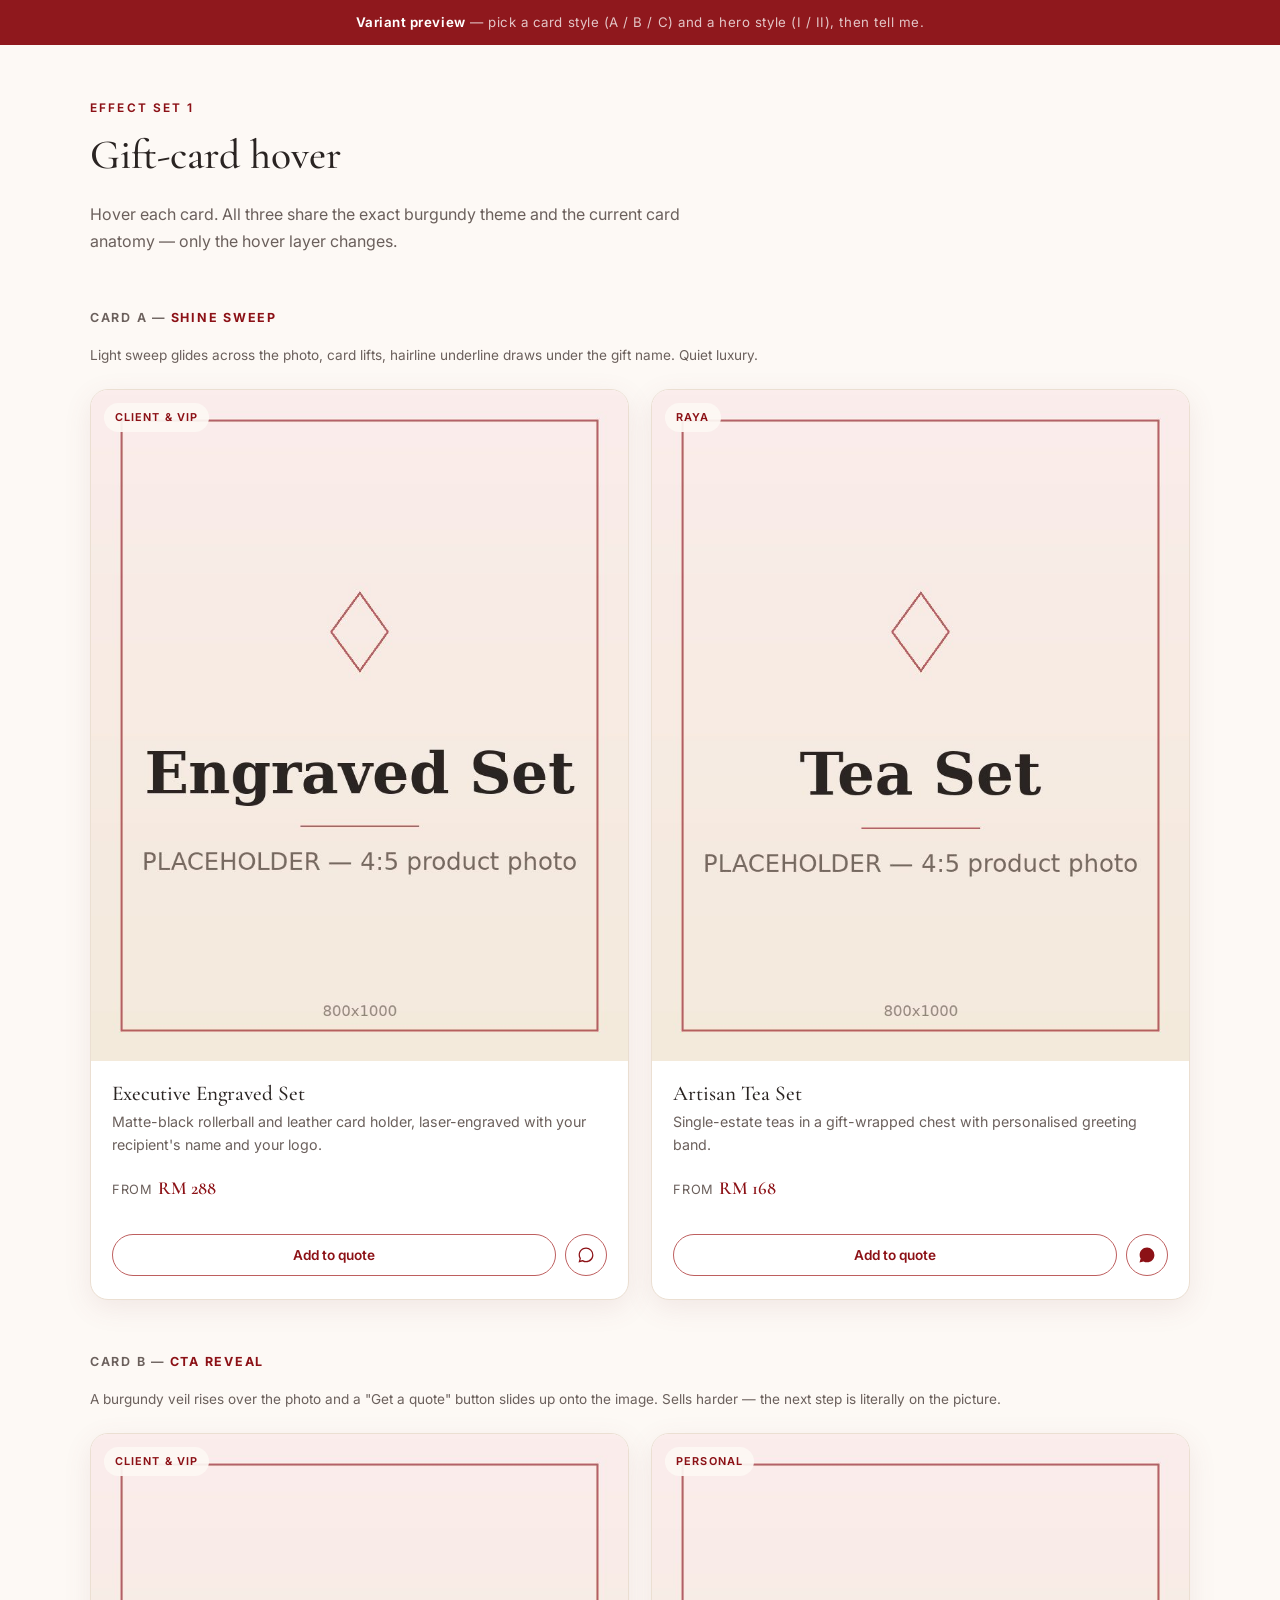
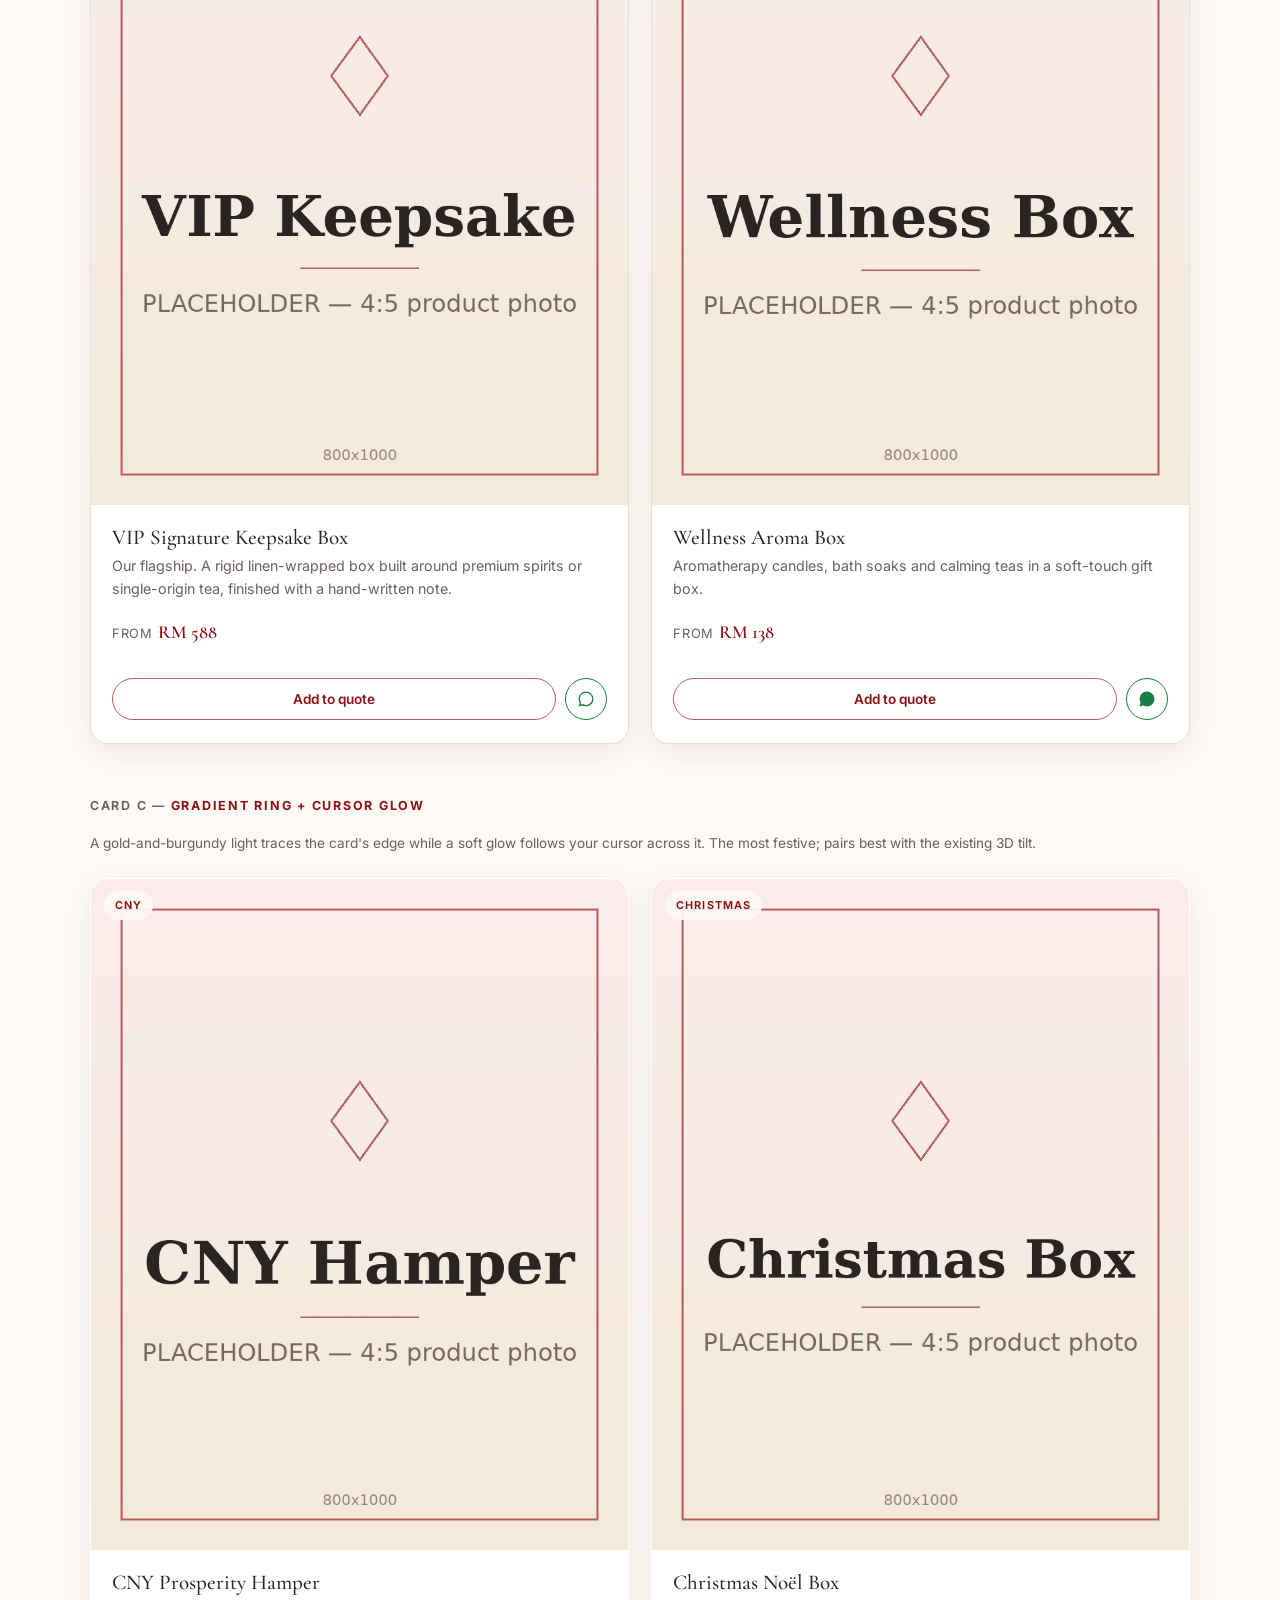
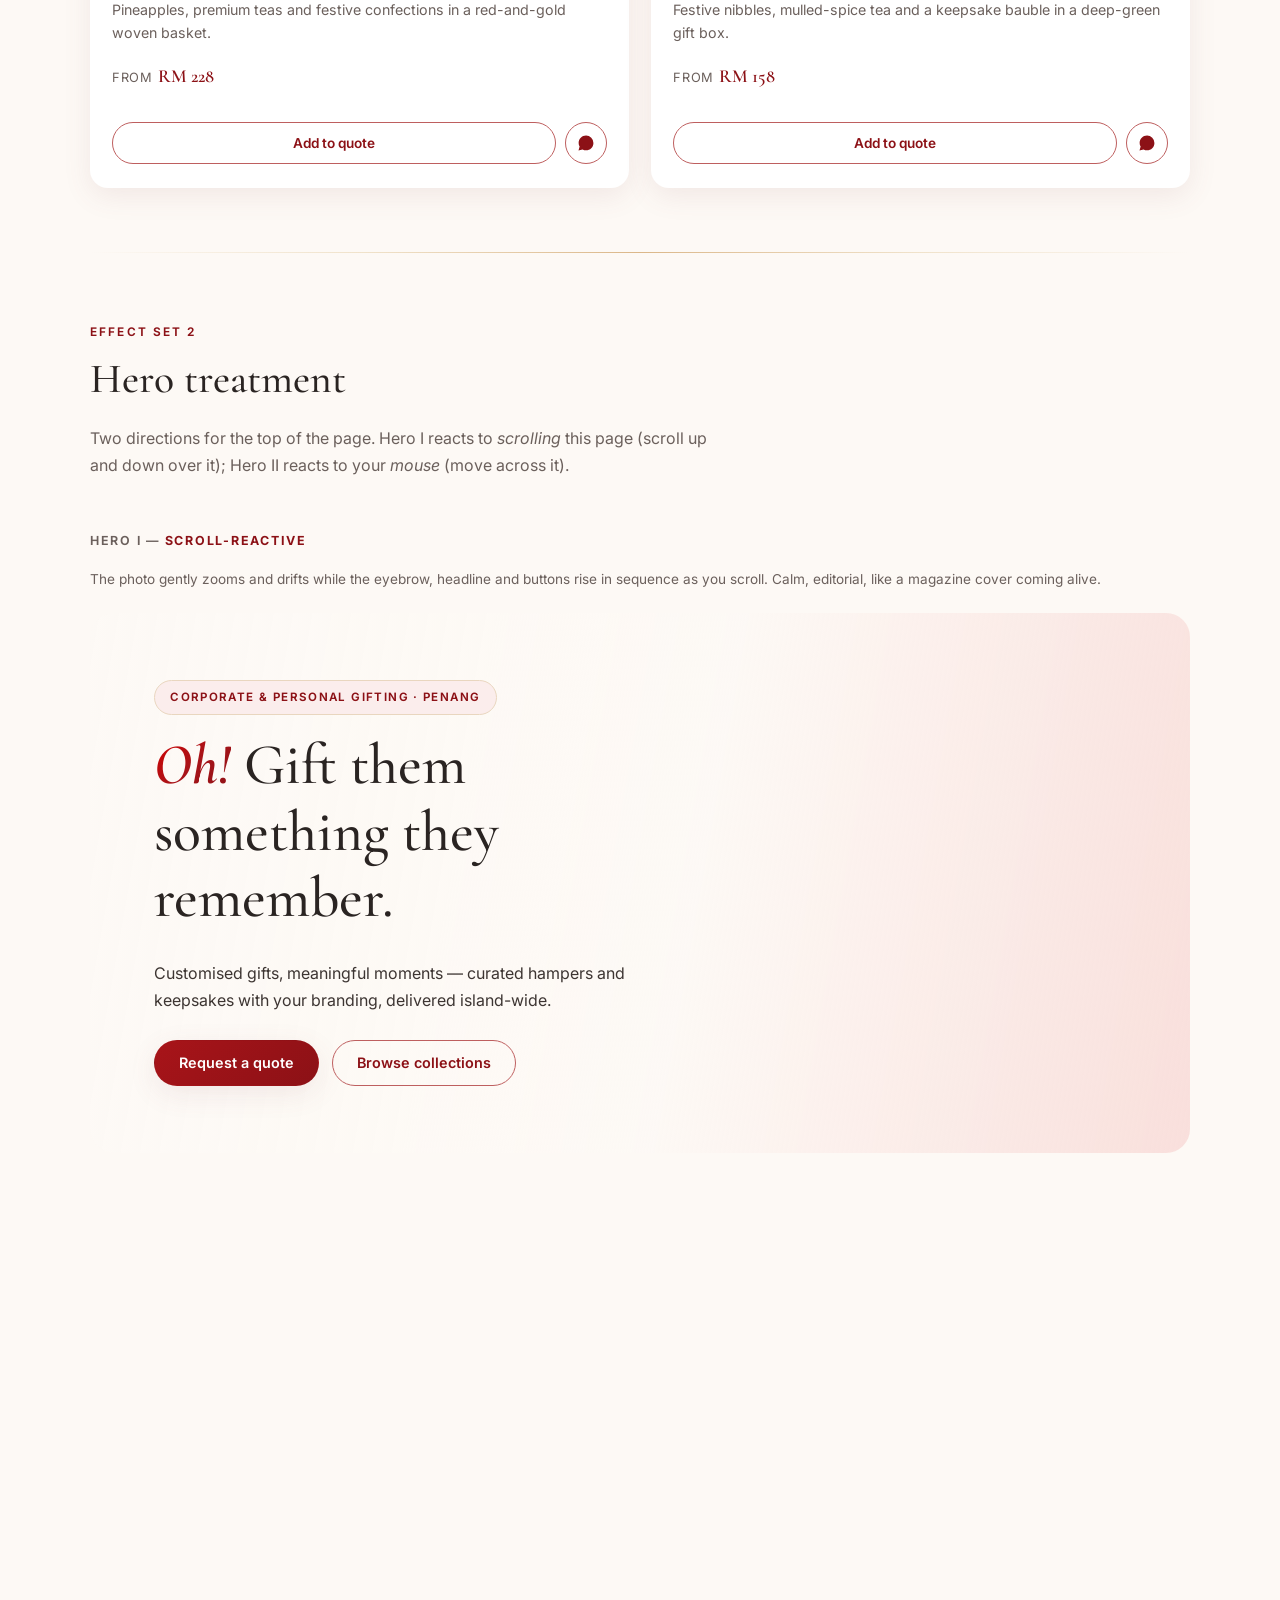
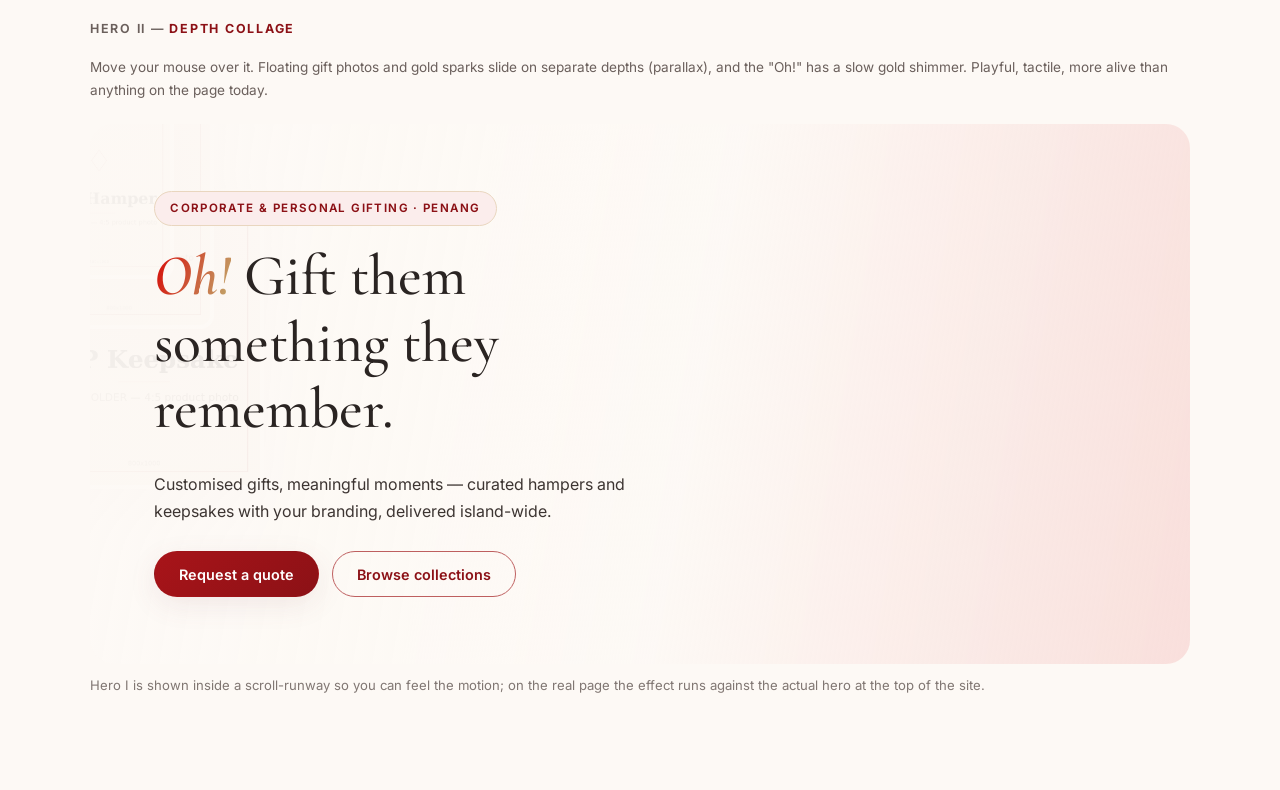
<file: _preview.html>
<!doctype html>
<html lang="en">
<head>
<meta charset="utf-8">
<title>Oh! Gift — Variant Preview</title>
<meta name="viewport" content="width=device-width, initial-scale=1">
<meta name="robots" content="noindex,nofollow">
<link rel="preconnect" href="https://fonts.googleapis.com">
<link rel="preconnect" href="https://fonts.gstatic.com" crossorigin>
<link rel="stylesheet" href="https://fonts.googleapis.com/css2?family=Cormorant+Garamond:ital,wght@0,400;0,500;0,600;1,400;1,500&family=Inter:wght@400;500;600;650&display=swap">
<style>
/* ---- same tokens as styles.css ---- */
:root{
  --brand-red:#D80000; --kraft:#DBB789;
  --brand:#8C1116; --brand-mid:#A81419; --brand-light:#BE5F5F; --brand-pale:#E2A9A9;
  --brand-tint:#FBEDEC; --gold:#C39C63;
  --champagne:#E9D6BF; --champagne-l:#F3E8DA; --cream:#FDF9F5; --cream-warm:#FCF5EC; --white:#fff;
  --ink:#2A2422; --ink-soft:#3D3532; --muted:#6B605C; --line:#EBDFD2;
  --brand-grad:linear-gradient(135deg,#D80000 0%,#A81419 50%,#8C1116 100%);
  --brand-grad-deep:linear-gradient(135deg,#A81419 0%,#8C1116 52%,#720C10 100%);
  --btn-grad:linear-gradient(135deg,#A81419 0%,#8C1116 100%);
  --metal-line:linear-gradient(90deg,transparent,#F0E2CA,var(--kraft),#F0E2CA,transparent);
  --font-serif:"Cormorant Garamond",Georgia,serif;
  --font-sans:"Inter",-apple-system,"Segoe UI",Roboto,sans-serif;
  --shadow-md:0 8px 28px rgba(142,74,86,.10);
  --shadow-lg:0 18px 48px rgba(142,74,86,.14);
  --radius:18px; --radius-pill:999px;
}
*,*::before,*::after{box-sizing:border-box}
body{margin:0;background:var(--cream);color:var(--ink);font-family:var(--font-sans);line-height:1.7;-webkit-font-smoothing:antialiased}
img{max-width:100%;height:auto;display:block}
h1,h2,h3{font-family:var(--font-serif);font-weight:500;line-height:1.15;margin:0 0 .5em;color:var(--ink)}
p{margin:0 0 1.1em}
.wrap{max-width:1180px;margin-inline:auto;padding-inline:clamp(1.15rem,4vw,2.5rem)}
.eyebrow{display:inline-block;font-size:.74rem;font-weight:650;letter-spacing:.18em;text-transform:uppercase;color:var(--brand);margin-bottom:.9rem}
.lede{color:var(--muted);max-width:62ch}
.bar{position:sticky;top:0;z-index:50;background:rgba(140,17,22,.97);color:#fff;padding:.7rem 1rem;text-align:center;font-size:.83rem;letter-spacing:.04em}
.bar strong{font-weight:650}
.bar span{opacity:.75}
hr{border:0;height:1px;background:var(--metal-line);margin:0}
.v-label{margin:3.2rem 0 1rem;font-size:.78rem;font-weight:650;letter-spacing:.14em;text-transform:uppercase;color:var(--muted)}
.v-label b{color:var(--brand)}
.hint{font-size:.85rem;color:var(--muted);margin:.2rem 0 1.4rem}
.note{font-size:.82rem;color:var(--muted);opacity:.85;margin-top:.6rem}

/* ---- gift card skeleton (matches index.html) ---- */
.cards{display:grid;grid-template-columns:repeat(auto-fit,minmax(250px,1fr));gap:1.4rem}
.gift-card{display:flex;flex-direction:column;background:var(--white);border:1px solid var(--line);border-radius:var(--radius);overflow:hidden;box-shadow:var(--shadow-md)}
.gift-card__media{position:relative;aspect-ratio:4/5;overflow:hidden;background:var(--champagne-l)}
.gift-card__media img{width:100%;height:100%;object-fit:cover;transition:transform .5s ease}
.gift-card__tag{position:absolute;top:.8rem;left:.8rem;background:rgba(253,249,245,.92);color:var(--brand);font-size:.68rem;font-weight:650;letter-spacing:.1em;text-transform:uppercase;padding:.32rem .7rem;border-radius:var(--radius-pill)}
.gift-card__body{padding:1.25rem 1.3rem 1.4rem;display:flex;flex-direction:column;flex:1}
.gift-card__body h3{margin-bottom:.35rem;font-size:1.32rem}
.gift-card__desc{font-size:.89rem;color:var(--muted);line-height:1.6;margin-bottom:1rem;flex:1}
.gift-card__price{font-size:.8rem;letter-spacing:.06em;text-transform:uppercase;color:var(--muted)}
.gift-card__price strong{font-size:1.02rem;letter-spacing:0;text-transform:none;color:var(--brand);font-family:var(--font-serif);font-size:1.15rem;font-weight:600}
.gift-card__actions{display:grid;grid-template-columns:1fr auto;gap:.55rem;margin-top:1rem}
.btn{display:inline-flex;align-items:center;justify-content:center;gap:.55rem;font-family:var(--font-sans);font-size:.9rem;font-weight:600;padding:.85rem 1.5rem;border-radius:var(--radius-pill);border:1.5px solid transparent;cursor:pointer;line-height:1.2;text-decoration:none;transition:transform .18s ease,box-shadow .18s ease,background .18s ease,color .18s ease}
.btn:hover{transform:translateY(-2px)}
.btn--primary{background:var(--btn-grad);color:#fff;box-shadow:var(--shadow-md)}
.btn--ghost{background:transparent;color:var(--brand);border-color:var(--brand-light)}
.btn--sm{padding:.62rem 1.15rem;font-size:.85rem}
.icon-btn{display:inline-flex;align-items:center;justify-content:center;width:42px;height:42px;border-radius:50%;border:1.5px solid var(--brand-light);background:transparent;color:var(--brand);cursor:pointer;transition:background .18s,color .18s}
.icon-btn svg{width:18px;height:18px;fill:currentColor}
.icon-btn:hover{background:var(--brand-tint)}
.wa-icon svg{fill:currentColor}

/* =============== CARD VARIANT 1 — Shine sweep =============== */
.cv1{transition:transform .35s ease,box-shadow .35s ease}
.cv1:hover{transform:translateY(-6px);box-shadow:var(--shadow-lg)}
.cv1 .gift-card__media img{transition:transform .7s cubic-bezier(.2,.7,.2,1)}
.cv1:hover .gift-card__media img{transform:scale(1.06)}
.cv1 .sweep{position:absolute;inset:0;pointer-events:none;
  background:linear-gradient(105deg,transparent 38%,rgba(255,244,230,.34) 47%,rgba(255,248,240,.62) 50%,rgba(255,244,230,.34) 53%,transparent 62%);
  transform:translateX(-120%);transition:transform .7s cubic-bezier(.3,.6,.2,1)}
.cv1:hover .sweep{transform:translateX(120%)}
/* underline grows on the card name */
.cv1 .gift-card__body h3{position:relative;width:fit-content}
.cv1 .gift-card__body h3::after{content:"";position:absolute;left:0;bottom:-4px;width:100%;height:2px;background:var(--brand-grad);border-radius:2px;transform:scaleX(0);transform-origin:left;transition:transform .4s ease}
.cv1:hover .gift-card__body h3::after{transform:scaleX(1)}

/* =============== CARD VARIANT 2 — CTA reveal =============== */
.cv2{transition:transform .35s ease,box-shadow .35s ease}
.cv2:hover{transform:translateY(-6px);box-shadow:var(--shadow-lg)}
.cv2 .veil{position:absolute;inset:0;background:linear-gradient(180deg,transparent 30%,rgba(114,12,16,.28) 62%,rgba(114,12,16,.72));
  opacity:0;transition:opacity .4s ease}
.cv2 .reveal-cta{position:absolute;inset-inline:0;bottom:0;display:flex;justify-content:center;
  padding-bottom:1.1rem;transform:translateY(120%);transition:transform .45s cubic-bezier(.2,.7,.2,1);z-index:2}
.cv2:hover .veil{opacity:1}
.cv2:hover .reveal-cta{transform:translateY(0)}
.cv2:hover .gift-card__media img{transform:scale(1.07)}
/* price glows into brand colour; ghost button fills on hover of card */
.cv2 .gift-card__price{transition:color .3s ease}
.cv2:hover .gift-card__price{color:var(--brand)}
.cv2 .wa-icon{border-color:var(--wa-green,#157F45);color:#157F45}
.cv2 .wa-icon:hover{background:#E8F5EC}

/* =============== CARD VARIANT 3 — Gradient ring + cursor glow =============== */
.cv3{position:relative;border-color:transparent;transition:transform .35s ease,box-shadow .35s ease;--gx:50%;--gy:35%}
.cv3::before{content:"";position:absolute;inset:0;border-radius:inherit;padding:1.5px;
  background:conic-gradient(from var(--ring,120deg),transparent 0 68%,var(--kraft) 78%,var(--gold) 84%,var(--brand-red) 88%,var(--gold) 92%,var(--kraft) 100%,transparent 100%);
  -webkit-mask:linear-gradient(#000 0 0) content-box,linear-gradient(#000 0 0);
  -webkit-mask-composite:xor;mask-composite:exclude;
  opacity:0;transition:opacity .35s ease;pointer-events:none}
.cv3:hover::before{opacity:1;animation:ringspin 2.6s linear infinite}
@property --ring{syntax:"<angle>";inherits:false;initial-value:120deg}
@keyframes ringspin{to{--ring:480deg}}
.cv3:hover{transform:translateY(-4px);box-shadow:0 14px 38px rgba(142,74,86,.18)}
.cv3 .glow{position:absolute;inset:0;pointer-events:none;opacity:0;transition:opacity .3s ease;
  background:radial-gradient(340px circle at var(--gx) var(--gy),rgba(216,0,0,.10),transparent 65%)}
.cv3:hover .glow{opacity:1}
.cv3 .gift-card__media img{transition:transform .6s ease}
.cv3:hover .gift-card__media img{transform:scale(1.05)}

/* =================== HERO DEMO (shared) =================== */
.demo-hero{position:relative;overflow:hidden;border-radius:calc(var(--radius) + 6px);
  min-height:540px;display:flex;align-items:center;color:var(--ink)}
.demo-hero__bg{position:absolute;inset:-8% -6%;background-size:cover;background-position:center;z-index:0}
.demo-hero::after{content:"";position:absolute;inset:0;z-index:1;
  background:linear-gradient(100deg,rgba(253,249,245,.96) 0%,rgba(253,249,245,.88) 34%,rgba(253,249,245,.55) 55%,rgba(216,0,0,.10) 100%)}
.demo-hero__content{position:relative;z-index:2;max-width:600px;padding:clamp(2rem,5vw,4rem)}
.demo-hero h2{font-size:clamp(2.2rem,4.6vw,3.6rem)}
.oh{background:var(--brand-grad);-webkit-background-clip:text;background-clip:text;color:transparent;font-style:italic;font-weight:600}
.demo-hero .lede{color:var(--ink-soft)}
.btn-row{display:flex;flex-wrap:wrap;gap:.8rem;margin-top:1.6rem}
.badge{display:inline-flex;align-items:center;gap:.4rem;background:var(--brand-tint);color:var(--brand);
  border:1px solid var(--champagne);border-radius:var(--radius-pill);font-size:.72rem;font-weight:650;
  letter-spacing:.12em;text-transform:uppercase;padding:.42rem .95rem;margin-bottom:1.1rem}

/* ---- HERO VARIANT 1 — scroll-reactive (real page scroll drives it) ---- */
.hv1-sticky{position:sticky;top:64px;z-index:1}
.hv1 .demo-hero__bg{will-change:transform}
@keyframes heroRise{from{opacity:0;transform:translateY(30px)}to{opacity:1;transform:none}}
.hv1 .badge{animation:heroRise .7s .15s backwards}
.hv1 h2{animation:heroRise .8s .3s backwards}
.hv1 .lede{animation:heroRise .8s .45s backwards}
.hv1 .btn-row{animation:heroRise .8s .6s backwards}
.hv1-scroller{height:70vh;overflow:hidden}

/* ---- HERO VARIANT 2 — depth collage (mouse-reactive) ---- */
.hv2{--mx:50%;--my:50%}
.hv2 .demo-hero::after{background:linear-gradient(100deg,rgba(253,249,245,.97) 0%,rgba(253,249,245,.9) 30%,rgba(253,249,245,.5) 52%,rgba(216,0,0,.08) 100%)}
.hv2 .layer{position:absolute;inset:-6%;z-index:1;pointer-events:none;
  transform:translate3d(calc((var(--mx) - 50%) * .6px),calc((var(--my) - 50%) * .45px),0);
  transition:transform .25s ease-out}
.hv2 .float-photo{position:absolute;border-radius:14px;overflow:hidden;box-shadow:var(--shadow-lg);
  border:4px solid #fff;aspect-ratio:4/5;
  transform:translate3d(calc((var(--mx) - 50%) * var(--depth,1px)),calc((var(--my) - 50%) * calc(var(--depth,1px) * .7)),0) rotate(var(--rot,0deg));
  transition:transform .3s ease-out}
.hv2 .float-photo img{width:100%;height:100%;object-fit:cover}
.hv2 .fp1{right:6%;top:12%;width:240px;--depth:6px;--rot:3deg}
.hv2 .fp2{right:20%;bottom:8%;width:190px;--depth:10px;--rot:-5deg}
.hv2 .fp3{right:2%;bottom:22%;width:150px;--depth:14px;--rot:6deg}
.hv2 .spark{position:absolute;width:12px;height:12px;border-radius:50%;background:var(--gold);opacity:.7;
  transform:translate3d(calc((var(--mx) - 50%) * 1.8px),calc((var(--my) - 50%) * 1.4px),0);transition:transform .3s ease-out}
@keyframes shim{0%{background-position:0% 50%}50%{background-position:100% 50%}100%{background-position:0% 50%}}
.hv2 .oh{background:linear-gradient(110deg,#D80000,#C39C63,#D80000);background-size:200% auto;
  -webkit-background-clip:text;background-clip:text;color:transparent;animation:shim 5s ease infinite}

@media (prefers-reduced-motion:reduce){
  *{animation:none!important;transition:none!important}
}
</style>
</head>
<body>
<div class="bar"><strong>Variant preview</strong> <span>— pick a card style (A / B / C) and a hero style (I / II), then tell me.</span></div>

<!-- ================= GIFT CARD VARIANTS ================= -->
<main class="wrap" style="padding-block:3rem 5rem">
  <span class="eyebrow">Effect set 1</span>
  <h1 style="font-size:clamp(1.9rem,3.4vw,2.6rem)">Gift-card hover</h1>
  <p class="lede">Hover each card. All three share the exact burgundy theme and the current card anatomy — only the hover layer changes.</p>

  <p class="v-label">Card A — <b>Shine sweep</b></p>
  <p class="hint">Light sweep glides across the photo, card lifts, hairline underline draws under the gift name. Quiet luxury.</p>
  <div class="cards">
    <article class="gift-card cv1">
      <div class="gift-card__media">
        <img src="assets/gifts/executive-engraved-set.jpg" alt="Executive Engraved Set" loading="lazy">
        <span class="sweep" aria-hidden="true"></span>
        <span class="gift-card__tag">Client &amp; VIP</span>
      </div>
      <div class="gift-card__body">
        <h3>Executive Engraved Set</h3>
        <p class="gift-card__desc">Matte-black rollerball and leather card holder, laser-engraved with your recipient's name and your logo.</p>
        <p class="gift-card__price">From <strong>RM 288</strong></p>
        <div class="gift-card__actions">
          <button class="btn btn--ghost btn--sm" type="button">Add to quote</button>
          <button class="icon-btn" type="button"><svg viewBox="0 0 24 24" aria-hidden="true"><path d="M12.04 2C6.6 2 2.18 6.42 2.18 11.86c0 1.74.46 3.44 1.32 4.94L2 22l5.36-1.4a9.8 9.8 0 0 0 4.68 1.19h.01c5.43 0 9.85-4.42 9.85-9.86A9.8 9.8 0 0 0 19 4.86 9.78 9.78 0 0 0 12.04 2Zm0 17.94h-.01a8.2 8.2 0 0 1-4.17-1.14l-.3-.18-3.1.81.83-3.02-.2-.31a8.14 8.14 0 0 1-1.25-4.34c0-4.52 3.68-8.2 8.2-8.2a8.15 8.15 0 0 1 8.19 8.2c0 4.52-3.68 8.18-8.19 8.18Z"/></svg></button>
        </div>
      </div>
    </article>
    <article class="gift-card cv1">
      <div class="gift-card__media">
        <img src="assets/gifts/artisan-tea-set.jpg" alt="Artisan Tea Set" loading="lazy">
        <span class="sweep" aria-hidden="true"></span>
        <span class="gift-card__tag">Raya</span>
      </div>
      <div class="gift-card__body">
        <h3>Artisan Tea Set</h3>
        <p class="gift-card__desc">Single-estate teas in a gift-wrapped chest with personalised greeting band.</p>
        <p class="gift-card__price">From <strong>RM 168</strong></p>
        <div class="gift-card__actions">
          <button class="btn btn--ghost btn--sm" type="button">Add to quote</button>
          <button class="icon-btn" type="button"><svg viewBox="0 0 24 24" aria-hidden="true"><path d="M12.04 2C6.6 2 2.18 6.42 2.18 11.86c0 1.74.46 3.44 1.32 4.94L2 22l5.36-1.4a9.8 9.8 0 0 0 4.68 1.19h.01c5.43 0 9.85-4.42 9.85-9.86A9.8 9.8 0 0 0 19 4.86 9.78 9.78 0 0 0 12.04 2Z"/></svg></button>
        </div>
      </div>
    </article>
  </div>

  <p class="v-label">Card B — <b>CTA reveal</b></p>
  <p class="hint">A burgundy veil rises over the photo and a "Get a quote" button slides up onto the image. Sells harder — the next step is literally on the picture.</p>
  <div class="cards">
    <article class="gift-card cv2">
      <div class="gift-card__media">
        <img src="assets/gifts/vip-signature-box.jpg" alt="VIP Signature Keepsake Box" loading="lazy">
        <span class="veil" aria-hidden="true"></span>
        <div class="reveal-cta"><a class="btn btn--light btn--sm" href="#contact">Get a quote</a></div>
        <span class="gift-card__tag">Client &amp; VIP</span>
      </div>
      <div class="gift-card__body">
        <h3>VIP Signature Keepsake Box</h3>
        <p class="gift-card__desc">Our flagship. A rigid linen-wrapped box built around premium spirits or single-origin tea, finished with a hand-written note.</p>
        <p class="gift-card__price">From <strong>RM 588</strong></p>
        <div class="gift-card__actions">
          <button class="btn btn--ghost btn--sm" type="button">Add to quote</button>
          <button class="icon-btn wa-icon" type="button"><svg viewBox="0 0 24 24" aria-hidden="true"><path d="M12.04 2C6.6 2 2.18 6.42 2.18 11.86c0 1.74.46 3.44 1.32 4.94L2 22l5.36-1.4a9.8 9.8 0 0 0 4.68 1.19h.01c5.43 0 9.85-4.42 9.85-9.86A9.8 9.8 0 0 0 19 4.86 9.78 9.78 0 0 0 12.04 2Zm0 17.94h-.01a8.2 8.2 0 0 1-4.17-1.14l-.3-.18-3.1.81.83-3.02-.2-.31a8.14 8.14 0 0 1-1.25-4.34c0-4.52 3.68-8.2 8.2-8.2a8.15 8.15 0 0 1 8.19 8.2c0 4.52-3.68 8.18-8.19 8.18Z"/></svg></button>
        </div>
      </div>
    </article>
    <article class="gift-card cv2">
      <div class="gift-card__media">
        <img src="assets/gifts/wellness-aroma-box.jpg" alt="Wellness Aroma Box" loading="lazy">
        <span class="veil" aria-hidden="true"></span>
        <div class="reveal-cta"><a class="btn btn--light btn--sm" href="#contact">Get a quote</a></div>
        <span class="gift-card__tag">Personal</span>
      </div>
      <div class="gift-card__body">
        <h3>Wellness Aroma Box</h3>
        <p class="gift-card__desc">Aromatherapy candles, bath soaks and calming teas in a soft-touch gift box.</p>
        <p class="gift-card__price">From <strong>RM 138</strong></p>
        <div class="gift-card__actions">
          <button class="btn btn--ghost btn--sm" type="button">Add to quote</button>
          <button class="icon-btn wa-icon" type="button"><svg viewBox="0 0 24 24" aria-hidden="true"><path d="M12.04 2C6.6 2 2.18 6.42 2.18 11.86c0 1.74.46 3.44 1.32 4.94L2 22l5.36-1.4a9.8 9.8 0 0 0 4.68 1.19h.01c5.43 0 9.85-4.42 9.85-9.86A9.8 9.8 0 0 0 19 4.86 9.78 9.78 0 0 0 12.04 2Z"/></svg></button>
        </div>
      </div>
    </article>
  </div>

  <p class="v-label">Card C — <b>Gradient ring + cursor glow</b></p>
  <p class="hint">A gold-and-burgundy light traces the card's edge while a soft glow follows your cursor across it. The most festive; pairs best with the existing 3D tilt.</p>
  <div class="cards">
    <article class="gift-card cv3" id="cv3a">
      <span class="glow" aria-hidden="true"></span>
      <div class="gift-card__media">
        <img src="assets/gifts/cny-prosperity-hamper.jpg" alt="CNY Prosperity Hamper" loading="lazy">
        <span class="gift-card__tag">CNY</span>
      </div>
      <div class="gift-card__body">
        <h3>CNY Prosperity Hamper</h3>
        <p class="gift-card__desc">Pineapples, premium teas and festive confections in a red-and-gold woven basket.</p>
        <p class="gift-card__price">From <strong>RM 228</strong></p>
        <div class="gift-card__actions">
          <button class="btn btn--ghost btn--sm" type="button">Add to quote</button>
          <button class="icon-btn" type="button"><svg viewBox="0 0 24 24" aria-hidden="true"><path d="M12.04 2C6.6 2 2.18 6.42 2.18 11.86c0 1.74.46 3.44 1.32 4.94L2 22l5.36-1.4a9.8 9.8 0 0 0 4.68 1.19h.01c5.43 0 9.85-4.42 9.85-9.86A9.8 9.8 0 0 0 19 4.86 9.78 9.78 0 0 0 12.04 2Z"/></svg></button>
        </div>
      </div>
    </article>
    <article class="gift-card cv3" id="cv3b">
      <span class="glow" aria-hidden="true"></span>
      <div class="gift-card__media">
        <img src="assets/gifts/christmas-noel-box.jpg" alt="Christmas Noel Box" loading="lazy">
        <span class="gift-card__tag">Christmas</span>
      </div>
      <div class="gift-card__body">
        <h3>Christmas Noël Box</h3>
        <p class="gift-card__desc">Festive nibbles, mulled-spice tea and a keepsake bauble in a deep-green gift box.</p>
        <p class="gift-card__price">From <strong>RM 158</strong></p>
        <div class="gift-card__actions">
          <button class="btn btn--ghost btn--sm" type="button">Add to quote</button>
          <button class="icon-btn" type="button"><svg viewBox="0 0 24 24" aria-hidden="true"><path d="M12.04 2C6.6 2 2.18 6.42 2.18 11.86c0 1.74.46 3.44 1.32 4.94L2 22l5.36-1.4a9.8 9.8 0 0 0 4.68 1.19h.01c5.43 0 9.85-4.42 9.85-9.86A9.8 9.8 0 0 0 19 4.86 9.78 9.78 0 0 0 12.04 2Z"/></svg></button>
        </div>
      </div>
    </article>
  </div>

  <hr style="margin-block:4rem">

  <!-- ================= HERO VARIANTS ================= -->
  <span class="eyebrow">Effect set 2</span>
  <h1 style="font-size:clamp(1.9rem,3.4vw,2.6rem)">Hero treatment</h1>
  <p class="lede">Two directions for the top of the page. Hero I reacts to <em>scrolling</em> this page (scroll up and down over it); Hero II reacts to your <em>mouse</em> (move across it).</p>

  <p class="v-label">Hero I — <b>Scroll-reactive</b></p>
  <p class="hint">The photo gently zooms and drifts while the eyebrow, headline and buttons rise in sequence as you scroll. Calm, editorial, like a magazine cover coming alive.</p>
  <section class="hv1" id="hero1-demo">
    <div class="hv1-sticky">
      <div class="demo-hero">
        <div class="demo-hero__bg" data-bg="assets/hero.jpg"></div>
        <div class="demo-hero__content">
          <span class="badge">Corporate &amp; personal gifting · Penang</span>
          <h2><span class="oh">Oh!</span> Gift them something they remember.</h2>
          <p class="lede">Customised gifts, meaningful moments — curated hampers and keepsakes with your branding, delivered island-wide.</p>
          <div class="btn-row">
            <a class="btn btn--primary" href="#contact">Request a quote</a>
            <a class="btn btn--ghost" href="#gifting">Browse collections</a>
          </div>
        </div>
      </div>
    </div>
    <div style="height:46vh"></div><!-- scroll runway so you can feel the scroll reactivity -->
  </section>

  <p class="v-label">Hero II — <b>Depth collage</b></p>
  <p class="hint">Move your mouse over it. Floating gift photos and gold sparks slide on separate depths (parallax), and the "Oh!" has a slow gold shimmer. Playful, tactile, more alive than anything on the page today.</p>
  <section class="hv2 demo-hero" id="hero2-demo">
    <div class="layer float-photo fp1"><img src="assets/gifts/vip-signature-box.jpg" alt="" loading="lazy"></div>
    <div class="layer float-photo fp2"><img src="assets/gifts/artisan-tea-set.jpg" alt="" loading="lazy"></div>
    <div class="layer float-photo fp3"><img src="assets/gifts/cny-prosperity-hamper.jpg" alt="" loading="lazy"></div>
    <div class="layer spark" style="right:26%;top:16%"></div>
    <div class="layer spark" style="right:8%;top:60%;width:8px;height:8px"></div>
    <div class="layer spark" style="right:34%;top:74%;width:6px;height:6px"></div>
    <div class="demo-hero__content">
      <span class="badge">Corporate &amp; personal gifting · Penang</span>
      <h2><span class="oh">Oh!</span> Gift them something they remember.</h2>
      <p class="lede">Customised gifts, meaningful moments — curated hampers and keepsakes with your branding, delivered island-wide.</p>
      <div class="btn-row">
        <a class="btn btn--primary" href="#contact">Request a quote</a>
        <a class="btn btn--ghost" href="#gifting">Browse collections</a>
      </div>
    </div>
  </section>
  <p class="note">Hero I is shown inside a scroll-runway so you can feel the motion; on the real page the effect runs against the actual hero at the top of the site.</p>
</main>

<script>
(function () {
  "use strict";
  var REDUCED = window.matchMedia && window.matchMedia("(prefers-reduced-motion: reduce)").matches;
  if (REDUCED) return;

  /* --- Card C: cursor glow coordinates --- */
  [["cv3a"],["cv3b"]].forEach(function (id) {
    var card = document.getElementById(id[0]);
    if (!card) return;
    var glow = card.querySelector(".glow");
    card.addEventListener("pointermove", function (e) {
      var r = card.getBoundingClientRect();
      var px = ((e.clientX - r.left) / r.width) * 100;
      var py = ((e.clientY - r.top) / r.height) * 100;
      card.style.setProperty("--gx", px + "%");
      card.style.setProperty("--gy", py + "%");
    });
  });

  /* --- Hero I: scroll-reactive — bg zooms/drifts with page scroll --- */
  var hv1 = document.getElementById("hero1-demo");
  var bg = hv1 && hv1.querySelector(".demo-hero__bg");
  if (hv1 && bg) {
    var pending = false;
    function paint() {
      pending = false;
      var r = hv1.getBoundingClientRect();
      var vh = window.innerHeight;
      // -1 (below) .. 1 (above)
      var t = Math.max(-1, Math.min(1, (r.top + r.height / 2 - vh / 2) / vh));
      bg.style.transform = "translate3d(0," + (t * 14).toFixed(2) + "px,0) scale(" + (1.06 + (1 - Math.abs(t)) * 0.03).toFixed(4) + ")";
      hv1.style.setProperty("--fade", (1 - Math.abs(t) * 2).toFixed(2));
    }
    ["scroll", "resize"].forEach(function (ev) {
      window.addEventListener(ev, function () {
        if (!pending) { pending = true; requestAnimationFrame(paint); }
      }, { passive: true });
    });
    paint();
  }

  /* --- Hero II: depth collage — CSS custom props follow the mouse --- */
  var hv2 = document.getElementById("hero2-demo");
  if (hv2 && window.matchMedia("(hover: hover) and (pointer: fine)").matches) {
    hv2.addEventListener("pointermove", function (e) {
      var r = hv2.getBoundingClientRect();
      hv2.style.setProperty("--mx", ((e.clientX - r.left) / r.width) * 100);
      hv2.style.setProperty("--my", ((e.clientY - r.top) / r.height) * 100);
    });
  }
})();
</script>
</body>
</html>
</file>
<file: css/styles.css>
/* ==========================================================================
   Oh! Gift — stylesheet
   1. Design tokens      6. Hero            11. Personal gifting
   2. Base & reset       7. Trust strip     12. About
   3. Typography         8. Catalogue       13. Catalogue download
   4. Buttons & forms    9. Corporate       14. Contact
   5. Header / nav      10. How it works    15. Footer  16. Motion
   ========================================================================== */

/* ------------------------------ 1. TOKENS ------------------------------- */
:root {
  /* Brand — deep burgundy for the site, with the bright logo red kept as a
     small accent. --brand is the accessible text/button shade (9.8:1 on
     cream); --brand-light and --brand-pale are DECORATIVE only (borders,
     gradients) and must never carry small text.                            */
  --brand-red:   #D80000;   /* EXACT brand red, from the logo's own swatch  */
  --kraft:       #DBB789;   /* EXACT brand kraft, from the logo's own swatch*/

  /* The burgundy is the brand red deepened until it is safely readable.
     --brand carries every piece of text and every button, so it must clear
     4.5:1 on cream AND behind white. --brand-light / --brand-pale are
     DECORATIVE ONLY and must never carry small text.                       */
  --brand:       #8C1116;   /* text, links, buttons        9.02:1 on cream */
  --brand-mid:   #A81419;   /* button gradient, hover      7.56:1 vs white */
  --brand-light: #BE5F5F;   /* decorative borders                          */
  --brand-pale:  #E2A9A9;   /* decorative, soft edges                      */
  --brand-tint:  #FBEDEC;   /* icon circles, soft section wash             */
  --gold:        #C39C63;   /* deepened kraft — the metallic thread         */

  --champagne:   #E9D6BF;
  --champagne-l: #F3E8DA;
  --cream:       #FDF9F5;
  --cream-warm:  #FCF5EC;
  --white:       #FFFFFF;

  --ink:         #2A2422;
  --ink-soft:    #3D3532;
  --footer-bg:   #2A1416;
  --muted:       #6B605C;
  --line:        #EBDFD2;

  /* red-to-wine, for the playful display bits (hero "Oh!", step numerals).
     Lightest stop is 5.43:1 on white, so it stays readable.               */
  --brand-grad:  linear-gradient(135deg, #D80000 0%, #A81419 50%, #8C1116 100%);
  /* deeper variant — wherever WHITE text sits on the gradient. Every stop
     clears 8:1 against white.                                              */
  --brand-grad-deep: linear-gradient(135deg, #A81419 0%, #8C1116 52%, #720C10 100%);
  --btn-grad:    linear-gradient(135deg, #A81419 0%, #8C1116 100%);
  --metal-line:  linear-gradient(90deg, transparent, #F0E2CA, var(--kraft), #F0E2CA, transparent);

  --font-serif:  "Cormorant Garamond", "Playfair Display", Georgia, "Times New Roman", serif;
  --font-sans:   "Inter", "Manrope", -apple-system, BlinkMacSystemFont, "Segoe UI", Roboto, sans-serif;

  --shadow-sm:   0 2px 8px rgba(142, 74, 86, .06);
  --shadow-md:   0 8px 28px rgba(142, 74, 86, .10);
  --shadow-lg:   0 18px 48px rgba(142, 74, 86, .14);

  /* WhatsApp green, darkened from #1FA855 so white button text clears
     WCAG AA (5.06:1 instead of 3.09:1). Still unmistakably WhatsApp. */
  --wa-green:      #157F45;
  --wa-green-dark: #116A39;

  --radius:      18px;
  --radius-sm:   12px;
  --radius-pill: 999px;

  --wrap:        1180px;
  --gutter:      clamp(1.15rem, 4vw, 2.5rem);
  --section-y:   clamp(4rem, 9vw, 7.5rem);

  --header-h:    72px;
}


/* ------------------------------- 2. BASE -------------------------------- */
*, *::before, *::after { box-sizing: border-box; }

html {
  scroll-behavior: smooth;
  /* stop anchor targets hiding under the sticky header */
  scroll-padding-top: calc(var(--header-h) + 12px);
  -webkit-text-size-adjust: 100%;
}

body {
  margin: 0;
  background: var(--cream);
  color: var(--ink);
  font-family: var(--font-sans);
  font-size: 1rem;
  line-height: 1.7;
  -webkit-font-smoothing: antialiased;
  overflow-x: hidden;
}

img, svg, video { max-width: 100%; height: auto; display: block; }

/* The hidden attribute must win over any author `display` rule. Without this,
   `.gift-card { display: flex }` beats the UA stylesheet and filtered-out
   cards stay on screen. */
[hidden] { display: none !important; }

a { color: var(--brand); text-decoration-thickness: 1px; text-underline-offset: 3px; }
a:hover { color: var(--brand-mid); }

:focus-visible {
  outline: 3px solid var(--brand);
  outline-offset: 3px;
  border-radius: 4px;
}

.skip-link {
  position: absolute; left: 50%; top: 0; transform: translate(-50%, -120%);
  background: var(--brand); color: #fff; padding: .7rem 1.2rem;
  border-radius: 0 0 10px 10px; z-index: 200; font-weight: 600; text-decoration: none;
  transition: transform .2s ease;
}
.skip-link:focus { transform: translate(-50%, 0); color: #fff; }

.visually-hidden {
  position: absolute !important; width: 1px; height: 1px; padding: 0; margin: -1px;
  overflow: hidden; clip: rect(0 0 0 0); white-space: nowrap; border: 0;
}

.wrap { width: 100%; max-width: var(--wrap); margin-inline: auto; padding-inline: var(--gutter); }
.section { padding-block: var(--section-y); position: relative; }
.section--cream { background: var(--cream); }
.section--white { background: var(--white); }
.section--warm  { background: var(--cream-warm); }
.section--tint  { background: linear-gradient(180deg, var(--brand-tint) 0%, var(--cream-warm) 100%); }

/* --------------------------- 3. TYPOGRAPHY ------------------------------ */
h1, h2, h3, h4 {
  font-family: var(--font-serif);
  font-weight: 600;
  color: var(--ink);
  line-height: 1.15;
  margin: 0 0 .5em;
  letter-spacing: -0.005em;
}
h1 { font-size: clamp(2.6rem, 6.5vw, 4.4rem); font-weight: 500; }
h2 { font-size: clamp(2rem, 4.6vw, 3.1rem); font-weight: 500; }
h3 { font-size: clamp(1.25rem, 2.2vw, 1.6rem); }
h4 { font-size: 1.1rem; font-family: var(--font-sans); font-weight: 650; letter-spacing: 0; }
p  { margin: 0 0 1.1em; }
p:last-child { margin-bottom: 0; }

.eyebrow {
  display: inline-block;
  font-family: var(--font-sans);
  font-size: .74rem;
  font-weight: 650;
  letter-spacing: .18em;
  text-transform: uppercase;
  color: var(--brand);
  margin-bottom: .9rem;
}
.lede { font-size: clamp(1.03rem, 1.8vw, 1.18rem); color: var(--muted); max-width: 62ch; }
.section-head { max-width: 46rem; margin-bottom: clamp(2.4rem, 5vw, 3.6rem); }
.section-head--center { margin-inline: auto; text-align: center; }
.section-head--center .lede { margin-inline: auto; }

.divider { height: 1px; border: 0; background: var(--metal-line); margin: 0; }
.divider--short { width: 88px; margin: 1.4rem 0; }
.section-head--center .divider--short { margin-inline: auto; }

.accent { color: var(--brand); }
.serif-accent { font-family: var(--font-serif); font-style: italic; }

/* ------------------------- 4. BUTTONS & FORMS --------------------------- */
.btn {
  display: inline-flex; align-items: center; justify-content: center; gap: .55rem;
  font-family: var(--font-sans); font-size: .95rem; font-weight: 600;
  padding: .92rem 1.7rem;
  border-radius: var(--radius-pill);
  border: 1.5px solid transparent;
  cursor: pointer; text-decoration: none;
  transition: transform .18s ease, box-shadow .18s ease, background-color .18s ease, color .18s ease;
  line-height: 1.2;
}
.btn:hover  { transform: translateY(-2px); }
.btn:active { transform: translateY(0); }

.btn--primary { background: var(--btn-grad); color: #fff; box-shadow: var(--shadow-md); }
.btn--primary:hover { color: #fff; box-shadow: var(--shadow-lg); }

.btn--ghost { background: transparent; color: var(--brand); border-color: var(--brand-light); }
.btn--ghost:hover { background: var(--brand-tint); color: var(--brand); }

.btn--light { background: var(--white); color: var(--brand); box-shadow: var(--shadow-md); }
.btn--light:hover { color: var(--brand); }

.btn--wa { background: var(--wa-green); color: #fff; box-shadow: var(--shadow-md); }
.btn--wa:hover { background: var(--wa-green-dark); color: #fff; }
.btn--wa svg, .btn--wa-brand svg { width: 18px; height: 18px; fill: currentColor; }

.btn--sm { padding: .62rem 1.15rem; font-size: .85rem; min-height: 44px; }
.btn--block { width: 100%; }
.btn-row { display: flex; flex-wrap: wrap; gap: .8rem; }

/* forms */
.field { margin-bottom: 1.05rem; }
.field label {
  display: block; font-size: .84rem; font-weight: 600;
  letter-spacing: .03em; color: var(--ink-soft); margin-bottom: .4rem;
}
.field .req { color: var(--brand); }
.field input, .field select, .field textarea {
  width: 100%;
  font-family: var(--font-sans); font-size: .97rem; color: var(--ink);
  padding: .82rem 1rem;
  background: var(--white);
  border: 1.5px solid var(--line);
  border-radius: var(--radius-sm);
  transition: border-color .18s ease, box-shadow .18s ease;
}
.field textarea { min-height: 118px; resize: vertical; }
.field select { appearance: none; cursor: pointer;
  background-image: url("data:image/svg+xml;charset=utf-8,%3Csvg xmlns='http://www.w3.org/2000/svg' viewBox='0 0 12 8'%3E%3Cpath fill='%238E4A56' d='M1 1l5 5 5-5'/%3E%3C/svg%3E");
  background-repeat: no-repeat; background-position: right 1rem center; background-size: 12px;
  padding-right: 2.6rem;
}
.field input:focus, .field select:focus, .field textarea:focus {
  outline: none; border-color: var(--brand-light);
  box-shadow: 0 0 0 3px rgba(183, 110, 121, .16);
}
.field input::placeholder, .field textarea::placeholder { color: #A79A94; }
.field-row { display: grid; gap: 0 1rem; }
.form-note { font-size: .82rem; color: var(--muted); margin-top: .8rem; }

.form-status {
  margin-top: 1rem; padding: .85rem 1.1rem; border-radius: var(--radius-sm);
  font-size: .9rem; font-weight: 500; display: none;
}
.form-status.is-visible { display: block; }
.form-status.is-ok   { background: #E8F5EC; color: #1B6E3C; border: 1px solid #BFE2CC; }
.form-status.is-err  { background: #FCEBEC; color: #9B2C36; border: 1px solid #F2C9CC; }
.form-status.is-busy { background: var(--brand-tint); color: var(--brand); border: 1px solid var(--champagne); }

/* ---------------------------- 5. HEADER / NAV --------------------------- */
.header {
  position: sticky; top: 0; z-index: 100;
  background: rgba(253, 249, 245, .82);
  backdrop-filter: blur(14px); -webkit-backdrop-filter: blur(14px);
  border-bottom: 1px solid transparent;
  transition: background-color .25s ease, box-shadow .25s ease, border-color .25s ease;
}
.header.is-stuck {
  background: rgba(253, 249, 245, .96);
  box-shadow: 0 2px 20px rgba(142, 74, 86, .09);
  border-bottom-color: var(--line);
}
.header__inner {
  height: var(--header-h);
  display: flex; align-items: center; justify-content: space-between; gap: 1rem;
}
.header__logo { display: flex; align-items: center; flex-shrink: 0; }
.header__logo img { height: 42px; width: auto; }

.nav { display: none; }
.nav ul { display: flex; align-items: center; gap: clamp(1rem, 2.4vw, 2rem); list-style: none; margin: 0; padding: 0; }
.nav a {
  font-size: .92rem; font-weight: 500; color: var(--ink-soft);
  text-decoration: none; padding: .4rem 0; position: relative;
}
.nav a::after {
  content: ""; position: absolute; left: 0; right: 0; bottom: -2px; height: 1.5px;
  background: var(--brand-grad); transform: scaleX(0); transform-origin: left;
  transition: transform .25s ease;
}
.nav a:hover, .nav a[aria-current="true"] { color: var(--brand); }
.nav a:hover::after, .nav a[aria-current="true"]::after { transform: scaleX(1); }

.header__cta { display: flex; align-items: center; gap: .6rem; }
.header__cta .btn--quote { display: none; }

.nav-toggle {
  display: inline-flex; flex-direction: column; justify-content: center; gap: 5px;
  width: 44px; height: 44px; padding: 0 10px;
  background: transparent; border: 0; cursor: pointer; border-radius: 10px;
}
.nav-toggle span {
  display: block; height: 1.8px; width: 100%; background: var(--ink);
  border-radius: 2px; transition: transform .28s ease, opacity .2s ease;
}
.nav-toggle[aria-expanded="true"] span:nth-child(1) { transform: translateY(6.8px) rotate(45deg); }
.nav-toggle[aria-expanded="true"] span:nth-child(2) { opacity: 0; }
.nav-toggle[aria-expanded="true"] span:nth-child(3) { transform: translateY(-6.8px) rotate(-45deg); }

.mobile-nav {
  position: fixed; inset: var(--header-h) 0 0; z-index: 99;
  background: var(--cream);
  padding: 2rem var(--gutter) 3rem;
  overflow-y: auto;
  transform: translateY(-12px); opacity: 0; visibility: hidden;
  transition: opacity .25s ease, transform .25s ease, visibility .25s;
}
.mobile-nav.is-open { transform: translateY(0); opacity: 1; visibility: visible; }
.mobile-nav ul { list-style: none; margin: 0 0 1.8rem; padding: 0; }
.mobile-nav li + li { border-top: 1px solid var(--line); }
.mobile-nav a {
  display: block; padding: 1.05rem 0;
  font-family: var(--font-serif); font-size: 1.55rem; color: var(--ink); text-decoration: none;
}
.mobile-nav a:hover { color: var(--brand); }
.mobile-nav .btn { width: 100%; margin-bottom: .7rem; }
body.nav-open { overflow: hidden; }

/* ------------------------------- 6. HERO -------------------------------- */
.hero { position: relative; overflow: hidden; background: var(--cream-warm); }
.hero__media { position: absolute; inset: 0; z-index: 0; }
.hero__media img { width: 100%; height: 100%; object-fit: cover; }
.hero__media::after {
  content: ""; position: absolute; inset: 0;
  background: linear-gradient(100deg,
              rgba(253,249,245,.96) 0%, rgba(253,249,245,.88) 34%,
              rgba(251,243,236,.55) 58%, rgba(232,213,196,.16) 100%);
}
.hero__inner {
  position: relative; z-index: 1;
  padding-block: clamp(3.6rem, 11vw, 8rem);
  max-width: 44rem;
}
.hero h1 { margin-bottom: .35em; }
.hero h1 .oh {
  font-style: italic;
  background: var(--brand-grad); -webkit-background-clip: text; background-clip: text;
  -webkit-text-fill-color: transparent; color: var(--brand-light);
}
.hero__tagline {
  font-family: var(--font-serif); font-style: italic;
  font-size: clamp(1.2rem, 2.6vw, 1.65rem);
  color: var(--brand); margin-bottom: 1rem;
}
.hero__lede { font-size: clamp(1.03rem, 1.9vw, 1.2rem); color: var(--ink-soft); max-width: 40rem; margin-bottom: 2rem; }
.hero__meta {
  display: flex; flex-wrap: wrap; gap: .5rem 1.5rem;
  margin-top: 2.2rem; font-size: .85rem; color: var(--muted);
}
.hero__meta span { display: inline-flex; align-items: center; gap: .45rem; }
.hero__meta span::before {
  content: ""; width: 5px; height: 5px; border-radius: 50%; background: var(--brand-light); flex-shrink: 0;
}

/* On narrow screens the hero copy spans the full width, so the overlay has to
   stay strong enough to keep text legible over any photo. */
@media (max-width: 959px) {
  .hero__media::after {
    background: linear-gradient(180deg,
                rgba(253,249,245,.96) 0%, rgba(253,249,245,.92) 55%,
                rgba(251,243,236,.93) 100%);
  }
}

/* ---------------------------- 7. TRUST STRIP ---------------------------- */
.trust { background: var(--white); border-block: 1px solid var(--line); padding-block: clamp(1.8rem, 4vw, 2.6rem); }
.trust__grid { display: grid; grid-template-columns: repeat(2, 1fr); gap: 1.5rem 1rem; }
.trust__item { display: flex; align-items: flex-start; gap: .75rem; }
.trust__icon {
  flex-shrink: 0; width: 40px; height: 40px; border-radius: 50%;
  background: var(--brand-tint); display: grid; place-items: center;
}
.trust__icon svg { width: 20px; height: 20px; stroke: var(--brand); fill: none; stroke-width: 1.7; }
.trust__text strong { display: block; font-size: .93rem; font-weight: 650; line-height: 1.35; }
.trust__text span   { font-size: .8rem; color: var(--muted); line-height: 1.45; display: block; }

/* ----------------------------- 8. CATALOGUE ----------------------------- */
.filters { display: flex; flex-wrap: wrap; gap: .55rem; margin-bottom: 2.2rem; }
.filter {
  font-family: var(--font-sans); font-size: .85rem; font-weight: 550;
  padding: .55rem 1.1rem; min-height: 44px; border-radius: var(--radius-pill);
  background: var(--white); color: var(--ink-soft);
  border: 1.5px solid var(--line); cursor: pointer;
  transition: all .18s ease;
}
.filter:hover { border-color: var(--brand-pale); color: var(--brand); }
.filter[aria-pressed="true"] { background: var(--btn-grad); border-color: transparent; color: #fff; }

.gift-grid { display: grid; grid-template-columns: 1fr; gap: 1.6rem; }

.gift-card {
  background: var(--white); border-radius: var(--radius); overflow: hidden;
  border: 1px solid var(--line); box-shadow: var(--shadow-sm);
  display: flex; flex-direction: column;
  transition: transform .3s ease, box-shadow .3s ease, border-color .3s ease;
}
.gift-card:hover { transform: translateY(-5px); box-shadow: var(--shadow-lg); border-color: var(--brand-pale); }
.gift-card__media { position: relative; aspect-ratio: 4 / 5; overflow: hidden; background: var(--champagne-l); }
.gift-card__media img { width: 100%; height: 100%; object-fit: cover; transition: transform .5s ease; }
.gift-card:hover .gift-card__media img { transform: scale(1.045); }
.gift-card__tag {
  position: absolute; top: .85rem; left: .85rem;
  background: rgba(255,255,255,.94); color: var(--brand);
  font-size: .68rem; font-weight: 650; letter-spacing: .1em; text-transform: uppercase;
  padding: .34rem .7rem; border-radius: var(--radius-pill); backdrop-filter: blur(4px);
}
.gift-card__body { padding: 1.25rem 1.3rem 1.4rem; display: flex; flex-direction: column; flex: 1; }
.gift-card__body h3 { margin-bottom: .35rem; font-size: 1.32rem; }
.gift-card__desc { font-size: .89rem; color: var(--muted); line-height: 1.6; margin-bottom: 1rem; flex: 1; }
.gift-card__price {
  font-family: var(--font-sans); font-size: .82rem; color: var(--muted);
  margin-bottom: 1rem; padding-top: .9rem; border-top: 1px solid var(--line);
}
.gift-card__price strong {
  font-family: var(--font-serif); font-size: 1.4rem; font-weight: 600;
  color: var(--brand); margin-left: .3rem;
}
.gift-card__actions { display: grid; grid-template-columns: 1fr auto; gap: .55rem; }
.gift-card__actions .btn { padding-inline: 1rem; }
.icon-btn {
  display: inline-grid; place-items: center; width: 44px; height: 44px;
  border-radius: var(--radius-pill); background: var(--wa-green); border: 0; cursor: pointer;
  transition: background-color .18s ease, transform .18s ease;
}
.icon-btn:hover { background: var(--wa-green-dark); transform: translateY(-2px); }
.icon-btn svg { width: 19px; height: 19px; fill: #fff; }

.catalogue-foot { margin-top: 2.6rem; text-align: center; }
.catalogue-foot p { color: var(--muted); font-size: .93rem; margin-bottom: 1.1rem; }

/* ----------------------------- 9. CORPORATE ----------------------------- */
.corp { display: grid; gap: clamp(2.4rem, 5vw, 4rem); align-items: center; }
.corp__media { position: relative; }
.corp__media img { border-radius: var(--radius); box-shadow: var(--shadow-lg); aspect-ratio: 4/3; object-fit: cover; width: 100%; }
.corp__badge {
  position: absolute; right: -.5rem; bottom: -1.2rem;
  background: var(--white); border-radius: var(--radius-sm);
  padding: 1rem 1.3rem; box-shadow: var(--shadow-lg); border: 1px solid var(--line);
  text-align: center; max-width: 190px;
}
.corp__badge strong { display: block; font-family: var(--font-serif); font-size: 1.9rem; color: var(--brand); line-height: 1; }
.corp__badge span { font-size: .76rem; color: var(--muted); letter-spacing: .04em; }

.feature-list { list-style: none; margin: 0 0 2rem; padding: 0; display: grid; gap: 1.35rem; }
.feature-list li { display: flex; gap: .95rem; align-items: flex-start; }
.feature-list .fi {
  flex-shrink: 0; width: 38px; height: 38px; border-radius: 10px;
  background: var(--brand-tint); display: grid; place-items: center; margin-top: 2px;
}
.feature-list .fi svg { width: 19px; height: 19px; stroke: var(--brand); fill: none; stroke-width: 1.7; }
.feature-list strong { display: block; font-size: 1rem; font-weight: 650; margin-bottom: .18rem; }
.feature-list p { font-size: .9rem; color: var(--muted); line-height: 1.6; margin: 0; }

.tier-table {
  width: 100%; border-collapse: collapse; margin: 1.6rem 0 1rem;
  background: var(--white); border-radius: var(--radius-sm); overflow: hidden;
  box-shadow: var(--shadow-sm); font-size: .9rem;
}
.tier-table caption {
  caption-side: top; text-align: left; font-size: .74rem; font-weight: 650;
  letter-spacing: .16em; text-transform: uppercase; color: var(--brand); padding-bottom: .7rem;
}
.tier-table th, .tier-table td { padding: .8rem 1rem; text-align: left; border-bottom: 1px solid var(--line); }
.tier-table thead th { background: var(--cream-warm); font-weight: 650; font-size: .78rem; letter-spacing: .06em; text-transform: uppercase; color: var(--ink-soft); }
.tier-table tbody tr:last-child td { border-bottom: 0; }
.tier-table td:last-child { color: var(--brand); font-weight: 650; }

/* --------------------------- 10. HOW IT WORKS --------------------------- */
.how__steps { counter-reset: step; }   /* layout lives in motion.css */
.step { position: relative; padding: 1.9rem 1.5rem 1.6rem; background: var(--white);
        border: 1px solid var(--line); border-radius: var(--radius); box-shadow: var(--shadow-sm); }
.step::before {
  counter-increment: step; content: counter(step, decimal-leading-zero);
  font-family: var(--font-serif); font-size: 2.5rem; line-height: 1;
  background: var(--brand-grad); -webkit-background-clip: text; background-clip: text;
  -webkit-text-fill-color: transparent; color: var(--brand-light);
  display: block; margin-bottom: .6rem; font-weight: 600;
}
.step h3 { font-size: 1.22rem; margin-bottom: .4rem; }
.step p { font-size: .89rem; color: var(--muted); line-height: 1.6; margin: 0; }

/* -------------------------- 11. PERSONAL GIFTING ------------------------ */
.personal { display: grid; gap: clamp(2.2rem, 5vw, 3.6rem); align-items: center; }
.personal__media img { border-radius: var(--radius); box-shadow: var(--shadow-lg); aspect-ratio: 4/3; object-fit: cover; width: 100%; }
.occasions { display: flex; flex-wrap: wrap; gap: .55rem; margin: 1.6rem 0 2rem; padding: 0; list-style: none; }
.occasions li {
  font-size: .85rem; padding: .5rem 1rem; border-radius: var(--radius-pill);
  background: var(--white); border: 1px solid var(--champagne); color: var(--ink-soft);
}

/* ------------------------------ 12. ABOUT ------------------------------- */
.about { display: grid; gap: clamp(2.2rem, 5vw, 3.6rem); align-items: center; }
.about__media img { border-radius: var(--radius); box-shadow: var(--shadow-lg); aspect-ratio: 4/3; object-fit: cover; width: 100%; }
.stats { display: grid; grid-template-columns: repeat(3, 1fr); gap: 1rem; margin-top: 2rem;
         padding-top: 1.8rem; border-top: 1px solid var(--line); }
.stats div strong {
  display: block; font-family: var(--font-serif); font-size: clamp(1.7rem, 4vw, 2.3rem);
  color: var(--brand); line-height: 1;
}
.stats div span { font-size: .78rem; color: var(--muted); letter-spacing: .04em; }

/* ------------------------ 13. CATALOGUE DOWNLOAD ------------------------ */
.download {
  background: var(--white); border: 1px solid var(--champagne); border-radius: var(--radius);
  box-shadow: var(--shadow-md); overflow: hidden;
  display: grid; gap: 0;
}
.download__aside {
  background: var(--brand-grad-deep); color: #fff; padding: clamp(2rem, 5vw, 3rem);
  display: flex; flex-direction: column; justify-content: center;
}
.download__aside h2 { color: #fff; }
.download__aside p { color: #fff; font-size: .96rem; }
.download__aside .eyebrow { color: #fff; }
.download__aside ul { list-style: none; margin: 1.2rem 0 0; padding: 0; font-size: .9rem; }
.download__aside li { display: flex; gap: .6rem; align-items: flex-start; margin-bottom: .55rem; color: rgba(255,255,255,.96); }
.download__aside li::before { content: "✦"; flex-shrink: 0; }
.download__form { padding: clamp(1.8rem, 4.5vw, 2.8rem); }

/* ----------------------------- 14. CONTACT ------------------------------ */
.contact { display: grid; gap: clamp(2.2rem, 5vw, 3.4rem); align-items: start; }
.contact__form {
  background: var(--white); border: 1px solid var(--line); border-radius: var(--radius);
  padding: clamp(1.6rem, 4vw, 2.4rem); box-shadow: var(--shadow-md);
}
.contact__side { display: grid; gap: 1.4rem; align-content: start; }
.contact-card {
  background: var(--white); border: 1px solid var(--line); border-radius: var(--radius);
  padding: 1.5rem; box-shadow: var(--shadow-sm);
}
.contact-card h3 { font-size: 1.25rem; margin-bottom: .5rem; }
.contact-card p { font-size: .9rem; color: var(--muted); }
.contact-list { list-style: none; margin: 0; padding: 0; display: grid; gap: .9rem; }
.contact-list li { display: flex; gap: .8rem; align-items: flex-start; font-size: .92rem; }
.contact-list svg { width: 18px; height: 18px; stroke: var(--brand); fill: none; stroke-width: 1.7; flex-shrink: 0; margin-top: 3px; }
.contact-list a { text-decoration: none; font-weight: 500;
                  display: inline-block; padding-block: .28rem; }
.contact-list a:hover { text-decoration: underline; }
.contact-list span.lbl { display: block; font-size: .74rem; color: var(--muted); letter-spacing: .05em; text-transform: uppercase; }

/* ------------------------------ 15. FOOTER ------------------------------ */
.footer { background: var(--footer-bg); color: rgba(253,249,245,.78); padding-block: clamp(3rem, 6vw, 4.5rem) 0; }
.footer__top { display: grid; gap: 2.4rem; padding-bottom: 2.6rem; }
.footer__brand img { height: 46px; margin-bottom: 1rem; }
.footer__brand p { font-size: .9rem; color: rgba(253,249,245,.66); max-width: 34ch; }
.footer h4 { color: var(--champagne); font-size: .76rem; letter-spacing: .16em; text-transform: uppercase; margin-bottom: 1rem; font-weight: 650; }
.footer ul { list-style: none; margin: 0; padding: 0; display: grid; gap: .6rem; }
.footer a { color: rgba(253,249,245,.78); text-decoration: none; font-size: .9rem;
            display: inline-block; padding-block: .3rem; }
.footer .socials a { padding: 0; }
.footer a:hover { color: var(--brand-pale); }
.socials { display: flex; gap: .6rem; margin-top: 1.2rem; }
.socials a {
  width: 44px; height: 44px; border-radius: 50%; display: grid; place-items: center;
  background: rgba(253,249,245,.08); transition: background-color .2s ease, transform .2s ease;
}
.socials a:hover { background: var(--brand-light); transform: translateY(-2px); }
.socials svg { width: 17px; height: 17px; fill: var(--cream); }
.footer__bottom {
  border-top: 1px solid rgba(253,249,245,.13); padding-block: 1.5rem;
  display: flex; flex-wrap: wrap; gap: .5rem 1.5rem; justify-content: space-between;
  font-size: .81rem; color: rgba(253,249,245,.55);
}

/* --------------------------- FLOATING WHATSAPP -------------------------- */
.wa-float {
  position: fixed; right: 1rem; bottom: 1rem; z-index: 90;
  display: inline-flex; align-items: center; gap: .6rem;
  background: var(--wa-green); color: #fff; text-decoration: none;
  padding: .85rem 1.15rem; border-radius: var(--radius-pill);
  box-shadow: 0 8px 28px rgba(21, 127, 69, .34);
  font-size: .9rem; font-weight: 600;
  transform: translateY(90px); opacity: 0;
  transition: transform .35s cubic-bezier(.2,.8,.3,1), opacity .3s ease, background-color .2s ease;
}
.wa-float.is-visible { transform: translateY(0); opacity: 1; }
.wa-float:hover { background: var(--wa-green-dark); color: #fff; }
.wa-float svg { width: 22px; height: 22px; fill: currentColor; flex-shrink: 0; }
.wa-float__label { display: none; }

/* ------------------------------ 16. MOTION ------------------------------ */
.reveal { opacity: 0; transform: translateY(24px); }
.reveal.is-in {
  opacity: 1; transform: none;
  transition: opacity .7s cubic-bezier(.2,.7,.3,1), transform .7s cubic-bezier(.2,.7,.3,1);
}
.reveal.d1.is-in { transition-delay: .08s; }
.reveal.d2.is-in { transition-delay: .16s; }
.reveal.d3.is-in { transition-delay: .24s; }
.reveal.d4.is-in { transition-delay: .32s; }

/* ---------------------------- 17. RESPONSIVE ---------------------------- */
@media (min-width: 560px) {
  .field-row { grid-template-columns: 1fr 1fr; }
  .wa-float__label { display: inline; }
  .gift-grid { grid-template-columns: repeat(2, 1fr); }
  .trust__grid { grid-template-columns: repeat(4, 1fr); }
  .trust__item { flex-direction: column; }
}
@media (min-width: 768px) {
  .download { grid-template-columns: 1fr 1fr; }
  .footer__top { grid-template-columns: 2fr 1fr 1fr; }
  .wa-float { right: 1.6rem; bottom: 1.6rem; }
}
@media (min-width: 960px) {
  :root { --header-h: 84px; }
  .nav { display: block; }
  .nav-toggle { display: none; }
  .mobile-nav { display: none; }
  .header__cta .btn--quote { display: inline-flex; }
  .header__logo img { height: 50px; }
  .gift-grid { grid-template-columns: repeat(3, 1fr); }
  .corp, .personal, .about { grid-template-columns: 1fr 1fr; }
  .corp { align-items: start; }
  .corp__media {
    order: 2;
    position: sticky; top: calc(var(--header-h) + 2rem); align-self: start;
  }
  .personal__media { order: 2; }
  .contact { grid-template-columns: 1.35fr 1fr; }
  .footer__top { grid-template-columns: 2.2fr 1fr 1fr 1.2fr; }
}
@media (min-width: 1120px) {
  .gift-grid { grid-template-columns: repeat(4, 1fr); }
}

/* -------------------- REDUCED MOTION & PRINT ---------------------------- */
@media (prefers-reduced-motion: reduce) {
  html { scroll-behavior: auto; }
  *, *::before, *::after {
    animation-duration: .01ms !important; animation-iteration-count: 1 !important;
    transition-duration: .01ms !important; scroll-behavior: auto !important;
  }
  .reveal { opacity: 1; transform: none; }
  .wa-float { transform: none; opacity: 1; }
}
@media print {
  .header, .mobile-nav, .wa-float, .filters, .btn { display: none !important; }
  body { background: #fff; }
  .reveal { opacity: 1; transform: none; }
}
</file>
<file: css/motion.css>
/* ==========================================================================
   Oh! Gift — MOTION LAYER
   --------------------------------------------------------------------------
   Everything animated lives here so it can be tuned (or deleted wholesale)
   without touching the base design in styles.css.

   Two rules govern this file:
     1. Only `transform` and `opacity` are animated. Nothing that triggers
        layout or paint on every frame.
     2. Every single effect has a calm fallback under `prefers-reduced-motion`,
        collected at the bottom of this file.

    1. Scroll progress      6. Card tilt / sheen    11. Form focus
    2. Preloader            7. Filter transitions   12. Sticky how-it-works
    3. Hero atmosphere      8. Buttons              13. Trust icon draw
    4. Split headline       9. WhatsApp float       14. Mobile menu
    5. Reveal + parallax   10. Divider shimmer      15. Image blur-up
   ========================================================================== */

:root {
  --ease-out: cubic-bezier(.22, .8, .3, 1);
  --ease-soft: cubic-bezier(.4, 0, .2, 1);
}

/* ------------------------- 1. SCROLL PROGRESS BAR ----------------------- */
.scroll-progress {
  position: fixed; inset: 0 0 auto 0; height: 3px; z-index: 300;
  background: linear-gradient(90deg, var(--brand) 0%, var(--brand-red) 55%, var(--gold) 100%);
  transform: scaleX(0); transform-origin: 0 50%;
  will-change: transform;
  pointer-events: none;
}

/* ----------------------------- 2. PRELOADER ----------------------------- */
/* Shown immediately, then removed. The CSS animation self-dismisses even if
   JS never runs, so a script failure can never trap the visitor. */
.preloader {
  position: fixed; inset: 0; z-index: 400;
  display: grid; place-items: center;
  background: var(--cream);
  animation: preloader-out .5s var(--ease-out) 1.5s forwards;
}
.preloader.is-done { animation: preloader-out .45s var(--ease-out) forwards; }
@keyframes preloader-out {
  to { opacity: 0; visibility: hidden; transform: scale(1.015); }
}
.preloader__logo {
  width: min(230px, 56vw); position: relative;
  animation: pre-rise .8s var(--ease-out) both;
}
@keyframes pre-rise { from { opacity: 0; transform: translateY(14px); } }
/* metallic sweep travelling across the logo */
.preloader__sheen {
  position: absolute; inset: -8% -30%;
  background: linear-gradient(105deg, transparent 38%,
              rgba(255,255,255,.85) 50%, transparent 62%);
  transform: translateX(-100%);
  animation: pre-sheen 1.5s var(--ease-soft) .25s infinite;
  mix-blend-mode: overlay;
}
@keyframes pre-sheen { to { transform: translateX(100%); } }

/* --------------------------- 3. HERO ATMOSPHERE ------------------------- */
/* Slow-drifting mesh of warm blooms. Two layers on independent cycles so the
   loop never reads as a loop. Both animate transform only. */
.hero__mesh { position: absolute; inset: -25%; z-index: 0; pointer-events: none; overflow: hidden; }
.hero__mesh span {
  position: absolute; display: block; border-radius: 50%;
  filter: blur(56px); opacity: .5; will-change: transform;
}
.hero__mesh span:nth-child(1) {
  width: 46%; height: 62%; left: 4%;  top: 6%;
  background: radial-gradient(circle, rgba(216,0,0,.20), transparent 68%);
  animation: mesh-a 23s var(--ease-soft) infinite alternate;
}
.hero__mesh span:nth-child(2) {
  width: 52%; height: 58%; left: 42%; top: 24%;
  background: radial-gradient(circle, rgba(219,183,137,.34), transparent 68%);
  animation: mesh-b 29s var(--ease-soft) infinite alternate;
}
.hero__mesh span:nth-child(3) {
  width: 40%; height: 50%; left: 22%; top: 44%;
  background: radial-gradient(circle, rgba(140,17,22,.20), transparent 68%);
  animation: mesh-c 34s var(--ease-soft) infinite alternate;
}
@keyframes mesh-a { to { transform: translate3d(14%, 10%, 0) scale(1.22); } }
@keyframes mesh-b { to { transform: translate3d(-16%, 8%, 0) scale(1.16); } }
@keyframes mesh-c { to { transform: translate3d(10%, -12%, 0) scale(1.26); } }

/* tactile grain over the whole hero */
.hero__grain {
  position: absolute; inset: 0; z-index: 2; pointer-events: none;
  opacity: .32; mix-blend-mode: multiply;
  background-image: url("data:image/svg+xml;charset=utf-8,%3Csvg xmlns='http://www.w3.org/2000/svg' width='140' height='140'%3E%3Cfilter id='n'%3E%3CfeTurbulence type='fractalNoise' baseFrequency='.85' numOctaves='3' stitchTiles='stitch'/%3E%3CfeColorMatrix type='saturate' values='0'/%3E%3C/filter%3E%3Crect width='140' height='140' filter='url(%23n)' opacity='.42'/%3E%3C/svg%3E");
  animation: grain 900ms steps(4) infinite;
}
@keyframes grain {
  0%   { transform: translate3d(0,0,0); }
  25%  { transform: translate3d(-2%, 1%, 0); }
  50%  { transform: translate3d(1%, -2%, 0); }
  75%  { transform: translate3d(-1%, -1%, 0); }
}

/* drifting ribbons & sparkles behind the copy (parallax depth) */
.hero__floaters { position: absolute; inset: 0; z-index: 1; pointer-events: none; overflow: hidden; }
.hero__floaters i {
  position: absolute; display: block; opacity: 0;
  animation: float-in 1.1s var(--ease-out) forwards, drift 18s var(--ease-soft) infinite alternate;
  will-change: transform;
}
.hero__floaters i::before {
  content: ""; display: block; width: 100%; height: 100%;
  border: 1.5px solid var(--brand-light); border-radius: 50%; opacity: .5;
}
.hero__floaters i.spark::before {
  border: 0; border-radius: 0; opacity: .75;
  background: conic-gradient(from 45deg, transparent 0 42%, var(--gold) 50%, transparent 58% 100%);
}
.hero__floaters i.box::before { border-radius: 5px; transform: rotate(14deg); }
@keyframes float-in { to { opacity: 1; } }
@keyframes drift {
  to { transform: translate3d(var(--dx, 18px), var(--dy, -26px), 0) rotate(var(--dr, 12deg)); }
}

/* cursor-follow glow — desktop pointers only, switched on by JS */
.hero__spotlight {
  position: absolute; inset: 0; z-index: 2; pointer-events: none; opacity: 0;
  background: radial-gradient(320px circle at var(--mx, 50%) var(--my, 50%),
              rgba(216,0,0,.11), rgba(219,183,137,.10) 42%, transparent 72%);
  transition: opacity .45s var(--ease-soft);
}
.hero.has-spotlight .hero__spotlight { opacity: 1; }

/* hero copy sits above mesh / floaters / grain / spotlight */
.hero__inner { z-index: 5; }

/* --------------------------- 4. SPLIT HEADLINE -------------------------- */
.split-word { display: inline-block; overflow: hidden; vertical-align: bottom; }
.split-word > span {
  display: inline-block;
  transform: translateY(105%) rotate(2deg);
  opacity: 0;
}
.split-ready .split-word > span {
  animation: word-rise .82s var(--ease-out) forwards;
  animation-delay: calc(var(--i, 0) * 65ms + var(--base, 0ms));
}
@keyframes word-rise { to { transform: none; opacity: 1; } }

/* --------------------------- 5. REVEAL + PARALLAX ----------------------- */
/* richer than the base reveal: adds a touch of scale */
.reveal { opacity: 0; transform: translateY(26px) scale(.985); }
.reveal.is-in {
  opacity: 1; transform: none;
  transition: opacity .75s var(--ease-out), transform .75s var(--ease-out);
}
/* background media drifts slower than the copy in front of it */
[data-parallax] { will-change: transform; }

/* --------------------------- 6. CARD TILT & SHEEN ----------------------- */
@media (hover: hover) and (pointer: fine) {
  .gift-card { transform-style: preserve-3d; }
  .gift-card.is-tilting {
    transition: transform .12s linear, box-shadow .3s ease;
    transform: perspective(900px)
               rotateX(var(--rx, 0deg)) rotateY(var(--ry, 0deg))
               translateY(-6px) scale(1.012);
  }
  /* rose-gold glare tracking the pointer */
  .gift-card__media::after {
    content: ""; position: absolute; inset: 0; pointer-events: none; z-index: 2;
    background: radial-gradient(420px circle at var(--gx, 50%) var(--gy, 50%),
                rgba(255,255,255,.42), rgba(219,183,137,.20) 34%, transparent 62%);
    opacity: 0; transition: opacity .35s var(--ease-soft);
  }
  .gift-card:hover .gift-card__media::after { opacity: 1; }

  /* price + CTA lift into view on hover */
  .gift-card__price, .gift-card__actions {
    transition: transform .42s var(--ease-out), opacity .42s var(--ease-out);
  }
  .gift-card:hover .gift-card__price   { transform: translateY(-3px); }
  .gift-card:hover .gift-card__actions { transform: translateY(-3px); }
}

/* ------------------------ 7. FILTER TRANSITIONS ------------------------- */
/* FLIP: JS measures before/after, sets --fx/--fy, then releases. */
.gift-card.flip-start {
  transform: translate3d(var(--fx, 0), var(--fy, 0), 0) scale(var(--fs, 1));
  transition: none;
}
.gift-card.flip-play {
  transform: none;
  transition: transform .58s var(--ease-out), opacity .38s var(--ease-soft);
}
.gift-card.is-leaving { opacity: 0; transform: scale(.94); transition: all .26s var(--ease-soft); }
.gift-card.is-entering { animation: card-in .5s var(--ease-out) both; }
@keyframes card-in { from { opacity: 0; transform: translateY(16px) scale(.96); } }

/* ------------------------------ 8. BUTTONS ------------------------------ */
.btn { position: relative; overflow: hidden; isolation: isolate; }
.btn--primary::before {
  content: ""; position: absolute; inset: 0; z-index: -1;
  background: linear-gradient(135deg, var(--brand-red) 0%, var(--brand-mid) 55%, var(--brand) 100%);
  opacity: 0; transition: opacity .4s var(--ease-soft);
}
.btn--primary:hover::before { opacity: 1; }
.btn:active { transform: translateY(1px) scale(.985); }

/* ripple */
.btn .ripple, .filter .ripple {
  position: absolute; border-radius: 50%; pointer-events: none;
  background: rgba(255,255,255,.4); transform: scale(0); opacity: .75;
  animation: ripple .62s var(--ease-out) forwards;
}
.btn--ghost .ripple { background: rgba(122,28,39,.18); }
.filter .ripple { background: rgba(140,17,22,.14); }
.filter { position: relative; overflow: hidden; isolation: isolate; }
@keyframes ripple { to { transform: scale(2.6); opacity: 0; } }

/* magnetic pull (desktop only, applied by JS) */
@media (hover: hover) and (pointer: fine) {
  .is-magnetic { transition: transform .35s var(--ease-out); }
  .is-magnetic.is-pulling { transition: transform .12s linear; }
}

/* --------------------------- 9. WHATSAPP FLOAT -------------------------- */
.wa-float::after {
  content: ""; position: absolute; inset: 0; border-radius: inherit;
  border: 2px solid var(--wa-green); opacity: 0;
  animation: wa-pulse 2.8s var(--ease-soft) 1.2s infinite;
  pointer-events: none;
}
@keyframes wa-pulse {
  0%   { transform: scale(1);    opacity: .55; }
  70%  { transform: scale(1.22); opacity: 0; }
  100% { transform: scale(1.22); opacity: 0; }
}
.wa-float__tip {
  position: absolute; right: calc(100% + 12px); top: 50%;
  transform: translate(6px, -50%) scale(.96); transform-origin: right center;
  white-space: nowrap; background: var(--ink); color: var(--cream);
  font-size: .8rem; font-weight: 500; padding: .5rem .8rem; border-radius: 8px;
  opacity: 0; pointer-events: none;
  transition: opacity .3s var(--ease-out), transform .3s var(--ease-out);
  box-shadow: var(--shadow-md);
}
.wa-float:hover .wa-float__tip, .wa-float:focus-visible .wa-float__tip {
  opacity: 1; transform: translate(0, -50%) scale(1);
}
@media (max-width: 559px) { .wa-float__tip { display: none; } }

/* ------------------------- 10. DIVIDER SHIMMER -------------------------- */
.divider { position: relative; overflow: hidden; }
.divider.is-in::after {
  content: ""; position: absolute; inset: 0;
  background: linear-gradient(90deg, transparent, rgba(255,255,255,.95), transparent);
  transform: translateX(-100%);
  animation: shimmer 1.5s var(--ease-soft) .25s;
}
@keyframes shimmer { to { transform: translateX(100%); } }

/* ------------------------------ 11. FORMS ------------------------------- */
.field { position: relative; }
.field label {
  transform-origin: left center;
  transition: color .28s var(--ease-out), transform .28s var(--ease-out);
}
.field.is-focused label { color: var(--brand); transform: translateY(-2px) scale(1.02); }
/* underline that grows from the centre on focus */
.field .underline {
  position: absolute; left: 0; right: 0; bottom: 0; height: 2px;
  background: var(--brand); border-radius: 2px;
  transform: scaleX(0); transform-origin: 50% 50%;
  transition: transform .38s var(--ease-out);
  pointer-events: none;
}
.field.is-focused .underline { transform: scaleX(1); }
.field input, .field select, .field textarea { transition: border-color .25s, box-shadow .25s, transform .25s; }
.field.is-focused input, .field.is-focused select, .field.is-focused textarea {
  transform: translateY(-1px);
}

/* ---------------------- 12. STICKY "HOW IT WORKS" ----------------------- */
.how { display: grid; gap: 2rem; }
.how__aside .how__rail { list-style: none; margin: 2rem 0 0; padding: 0; display: none; }
.how__rail li {
  display: flex; align-items: center; gap: .85rem;
  padding: .7rem 0; font-size: .95rem; color: var(--muted);
  opacity: .5; transition: opacity .4s var(--ease-out), color .4s var(--ease-out);
}
.how__rail li b {
  font-family: var(--font-serif); font-size: 1.05rem; color: var(--brand-light);
  width: 2ch; transition: color .4s var(--ease-out);
}
.how__rail li::after {
  content: ""; flex: 1; height: 1px; background: var(--line);
  transform: scaleX(0); transform-origin: left; transition: transform .5s var(--ease-out);
}
.how__rail li.is-active { opacity: 1; color: var(--ink); }
.how__rail li.is-active b { color: var(--brand); }
.how__rail li.is-active::after { transform: scaleX(1); background: var(--brand-pale); }

.how__steps { display: grid; gap: 1.6rem; }
.step { transition: transform .5s var(--ease-out), box-shadow .5s var(--ease-out), border-color .5s; }

@media (min-width: 960px) {
  .how { grid-template-columns: .85fr 1.15fr; gap: 4rem; align-items: start; }
  .how__aside { position: sticky; top: calc(var(--header-h) + 3.5rem); }
  .how__aside .how__rail { display: block; }
  .how__steps { gap: 2.5rem; }
  /* each step gets room to own the viewport as you scroll past it */
  .how__steps .step {
    min-height: 36vh; padding: 2.6rem 2.4rem;
    display: flex; flex-direction: column; justify-content: center;
  }
  .how__steps .step.is-active {
    transform: translateY(-4px); box-shadow: var(--shadow-lg); border-color: var(--brand-pale);
  }
}

/* --------------------------- 13. TRUST ICON DRAW ------------------------ */
.trust__icon svg path, .trust__icon svg circle {
  stroke-dasharray: var(--len, 120); stroke-dashoffset: var(--len, 120);
}
.trust__item.is-in .trust__icon svg path,
.trust__item.is-in .trust__icon svg circle {
  animation: draw .9s var(--ease-out) forwards;
  animation-delay: calc(var(--d, 0) * 90ms + 180ms);
}
@keyframes draw { to { stroke-dashoffset: 0; } }

/* count-up numerals shouldn't reflow as digits change */
.stats div strong, .corp__badge strong { font-variant-numeric: tabular-nums; }

/* ---------------------------- 14. MOBILE MENU --------------------------- */
.mobile-nav li, .mobile-nav .btn { opacity: 0; transform: translateY(14px); }
.mobile-nav.is-open li, .mobile-nav.is-open .btn {
  animation: menu-in .5s var(--ease-out) forwards;
  animation-delay: calc(var(--i, 0) * 55ms + 80ms);
}
@keyframes menu-in { to { opacity: 1; transform: none; } }

/* --------------------------- 15. IMAGE BLUR-UP -------------------------- */
/* Images fade up from a warm blur instead of popping in. Works with whatever
   photo you drop in — there's no baked-in thumbnail to go stale. */
.gift-card__media, .corp__media, .personal__media, .about__media {
  background: linear-gradient(135deg, var(--champagne-l), var(--brand-tint));
}
img[data-blurup] {
  opacity: 0; filter: blur(14px); transform: scale(1.04);
  transition: opacity .7s var(--ease-out), filter .7s var(--ease-out), transform .7s var(--ease-out);
}
img[data-blurup].is-loaded { opacity: 1; filter: none; transform: none; }

/* ======================================================================== */
/*  REDUCED MOTION — a calm, near-static version of every effect above.     */
/*  Nothing disappears; it simply stops moving.                             */
/* ======================================================================== */
@media (prefers-reduced-motion: reduce) {
  .preloader { display: none; }
  .scroll-progress { display: none; }

  .hero__mesh span,
  .hero__grain,
  .hero__floaters i { animation: none !important; }
  .hero__floaters i { opacity: 1; }
  .hero__spotlight { display: none; }

  .split-word > span { transform: none !important; opacity: 1 !important; animation: none !important; }

  .reveal { opacity: 1; transform: none; }
  [data-parallax] { transform: none !important; }

  .gift-card.is-tilting { transform: none; }
  .gift-card__media::after { display: none; }
  .gift-card.flip-start, .gift-card.flip-play,
  .gift-card.is-entering, .gift-card.is-leaving {
    transform: none !important; opacity: 1 !important; animation: none !important; transition: none !important;
  }

  .btn .ripple { display: none; }
  .is-magnetic { transform: none !important; }

  .wa-float::after { animation: none; opacity: 0; }
  .wa-float__tip { transition: none; }

  .divider.is-in::after { animation: none; display: none; }

  .field.is-focused label { transform: none; }
  .field .underline { transition: none; }

  .how__steps .step { min-height: 0; }
  .how__rail li::after { transform: scaleX(1); }

  .trust__icon svg path, .trust__icon svg circle {
    stroke-dasharray: none; stroke-dashoffset: 0; animation: none !important;
  }

  .mobile-nav li, .mobile-nav .btn { opacity: 1; transform: none; animation: none !important; }

  img[data-blurup] { opacity: 1; filter: none; transform: none; transition: none; }
}

/* ==========================================================================
   17. INTERACTIVITY UPGRADE
   --------------------------------------------------------------------------
   Hero depth collage (cursor-parallax gift photos), Card A shine sweep,
   magnetic filter chips, hide-on-scroll header, "Oh!" shimmer.
   All decorative — the page is complete without this section.
   ========================================================================== */

/* ------------------- Hero II: depth collage ------------------ */
/* Framed gift photos that float on separate parallax depths.
   The pointer writes --mx/--my (0-100) on the hero in motion.js;
   each layer multiplies by its own --depth, so near layers move
   more than far ones. No JS? The photos still entrance — animating
   from the same offset keyframe — they just don't track the cursor. */
.hero__collage { position: absolute; inset: 0; z-index: 1; pointer-events: none; display: none; }
@media (min-width: 1100px) { .hero__collage { display: block; } }

.hero__photo {
  position: absolute; display: block; overflow: hidden;
  aspect-ratio: 4 / 5; border-radius: 14px;
  border: 5px solid var(--white);
  box-shadow: var(--shadow-lg);
  will-change: transform;
  transform:
    translate3d(calc((var(--mx, 50) - 50) * var(--depth, 6px)),
                calc((var(--my, 50) - 50) * calc(var(--depth, 6px) * .7)), 0)
    rotate(var(--rot, 0deg));
  animation: collage-in .9s var(--ease-out) both;
  animation-delay: var(--enter, .5s);
}
@keyframes collage-in {
  from { opacity: 0; transform: translate3d(48px, 34px, 0) rotate(var(--rot, 0deg)) scale(.94); }
  to   { opacity: 1; transform:
    translate3d(calc((var(--mx, 50) - 50) * var(--depth, 6px)),
                calc((var(--my, 50) - 50) * calc(var(--depth, 6px) * .7)), 0)
    rotate(var(--rot, 0deg)); }
}
.hero__photo img { width: 100%; height: 100%; object-fit: cover; }

/* three frames, staggered entrance, near-to-far depths */
.hero__photo--1 { right: 7%;  top: 9%;    width: 225px; --depth: 6px;  --rot: 3deg;  --enter: .55s; }
.hero__photo--2 { right: 25%; bottom: 5%; width: 180px; --depth: 11px; --rot: -5deg; --enter: .72s; }
.hero__photo--3 { right: 2%;  bottom: 26%; width: 138px; --depth: 16px; --rot: 6deg;  --enter: .9s; }

/* gold sparks drift deepest */
.hero__spark {
  position: absolute; width: 9px; height: 9px; border-radius: 50%;
  background: radial-gradient(circle, var(--gold) 0%, rgba(195,156,99,.55) 60%, transparent 75%);
  box-shadow: 0 0 12px rgba(195, 156, 99, .5);
  transform: translate3d(calc((var(--mx, 50) - 50) * 1.9px), calc((var(--my, 50) - 50) * 1.5px), 0);
}
.hero__spark--sm { width: 6px; height: 6px; opacity: .8; }

/* ------------------- Card A: shine sweep + underline --------- */
/* Injected by motion.js (cardSweep). Decorative only. */
.gift-card__sweep {
  position: absolute; inset: 0; pointer-events: none; opacity: 0;
  background: linear-gradient(105deg, transparent 38%,
              rgba(255, 244, 230, .34) 47%, rgba(255, 248, 240, .62) 50%,
              rgba(255, 244, 230, .34) 53%, transparent 62%);
  transform: translateX(-130%);
}
.gift-card:hover .gift-card__sweep,
.gift-card.is-tilting .gift-card__sweep {
  opacity: 1; transform: translateX(130%);
  transition: transform .75s cubic-bezier(.3, .6, .2, 1);
}

/* hairline brand underline draws under the gift name on hover */
.gift-card__body h3 { position: relative; width: fit-content; }
.gift-card__body h3::after {
  content: ""; position: absolute; left: 0; bottom: -5px;
  width: 100%; height: 2px; border-radius: 2px;
  background: var(--brand-grad);
  transform: scaleX(0); transform-origin: left;
  transition: transform .45s var(--ease-out);
}
.gift-card:hover .gift-card__body h3::after { transform: scaleX(1); }

/* ------------------- "Oh!" gold shimmer ---------------------- */
.hero h1 .oh {
  background-image: linear-gradient(110deg, #D80000 0%, #C39C63 30%, #D80000 60%);
  background-size: 220% auto;
  animation: oh-shimmer 6.5s ease-in-out infinite;
}
@keyframes oh-shimmer {
  0%, 100% { background-position: 0% 50%; }
  50%      { background-position: 100% 50%; }
}

/* ------------------- Hide-on-scroll header ------------------- */
.header { transition-property: background-color, box-shadow, border-color, transform; }
.header.is-hidden { transform: translateY(-102%); }
body.nav-open .header { transform: none !important; }

/* ------------------- Reduced motion fallbacks ---------------- */
@media (prefers-reduced-motion: reduce) {
  .hero__photo { animation: none !important; opacity: 1;
    transform: rotate(var(--rot, 0deg)); }
  .hero__spark { display: none; }
  .hero h1 .oh { animation: none; background-image: var(--brand-grad); background-size: auto; }
  .gift-card__sweep { display: none; }
  .gift-card__body h3::after { transition: none; }
  .header, .header.is-hidden { transition: none; transform: none; }
}
</file>
